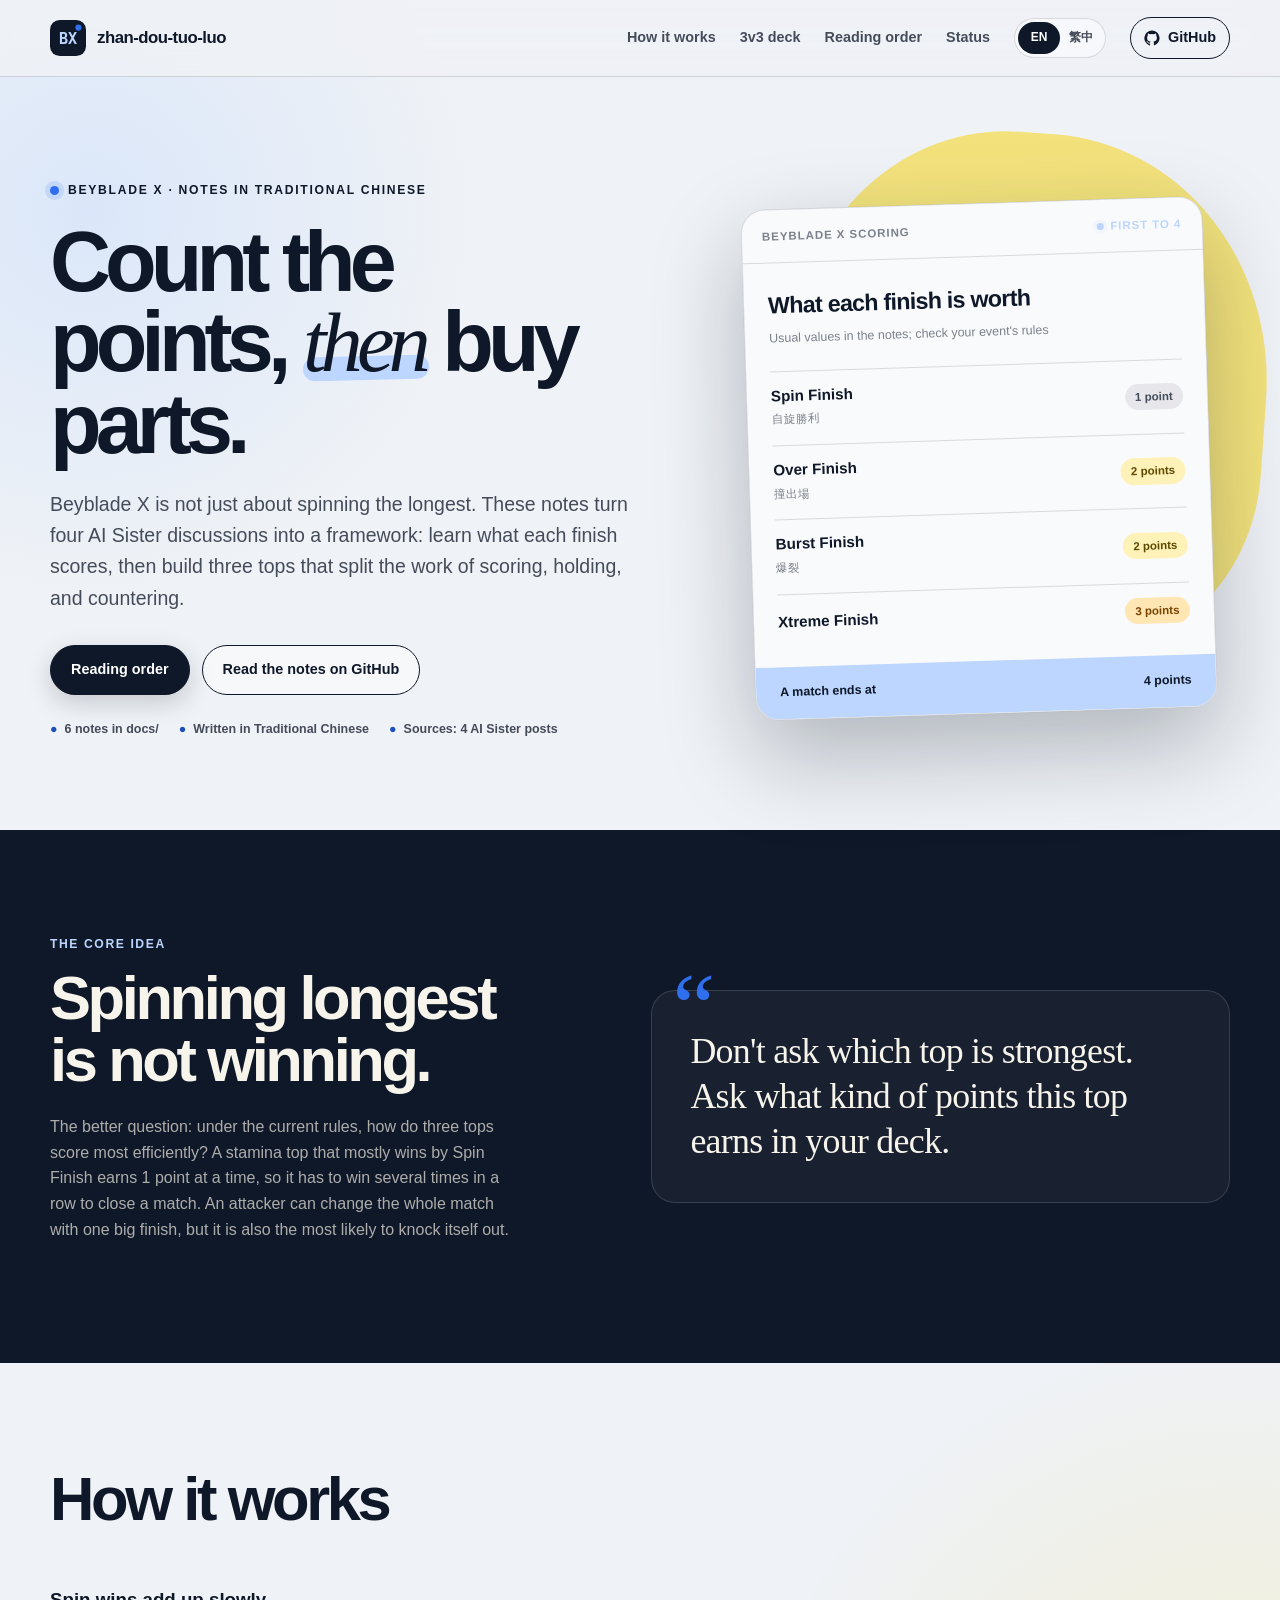
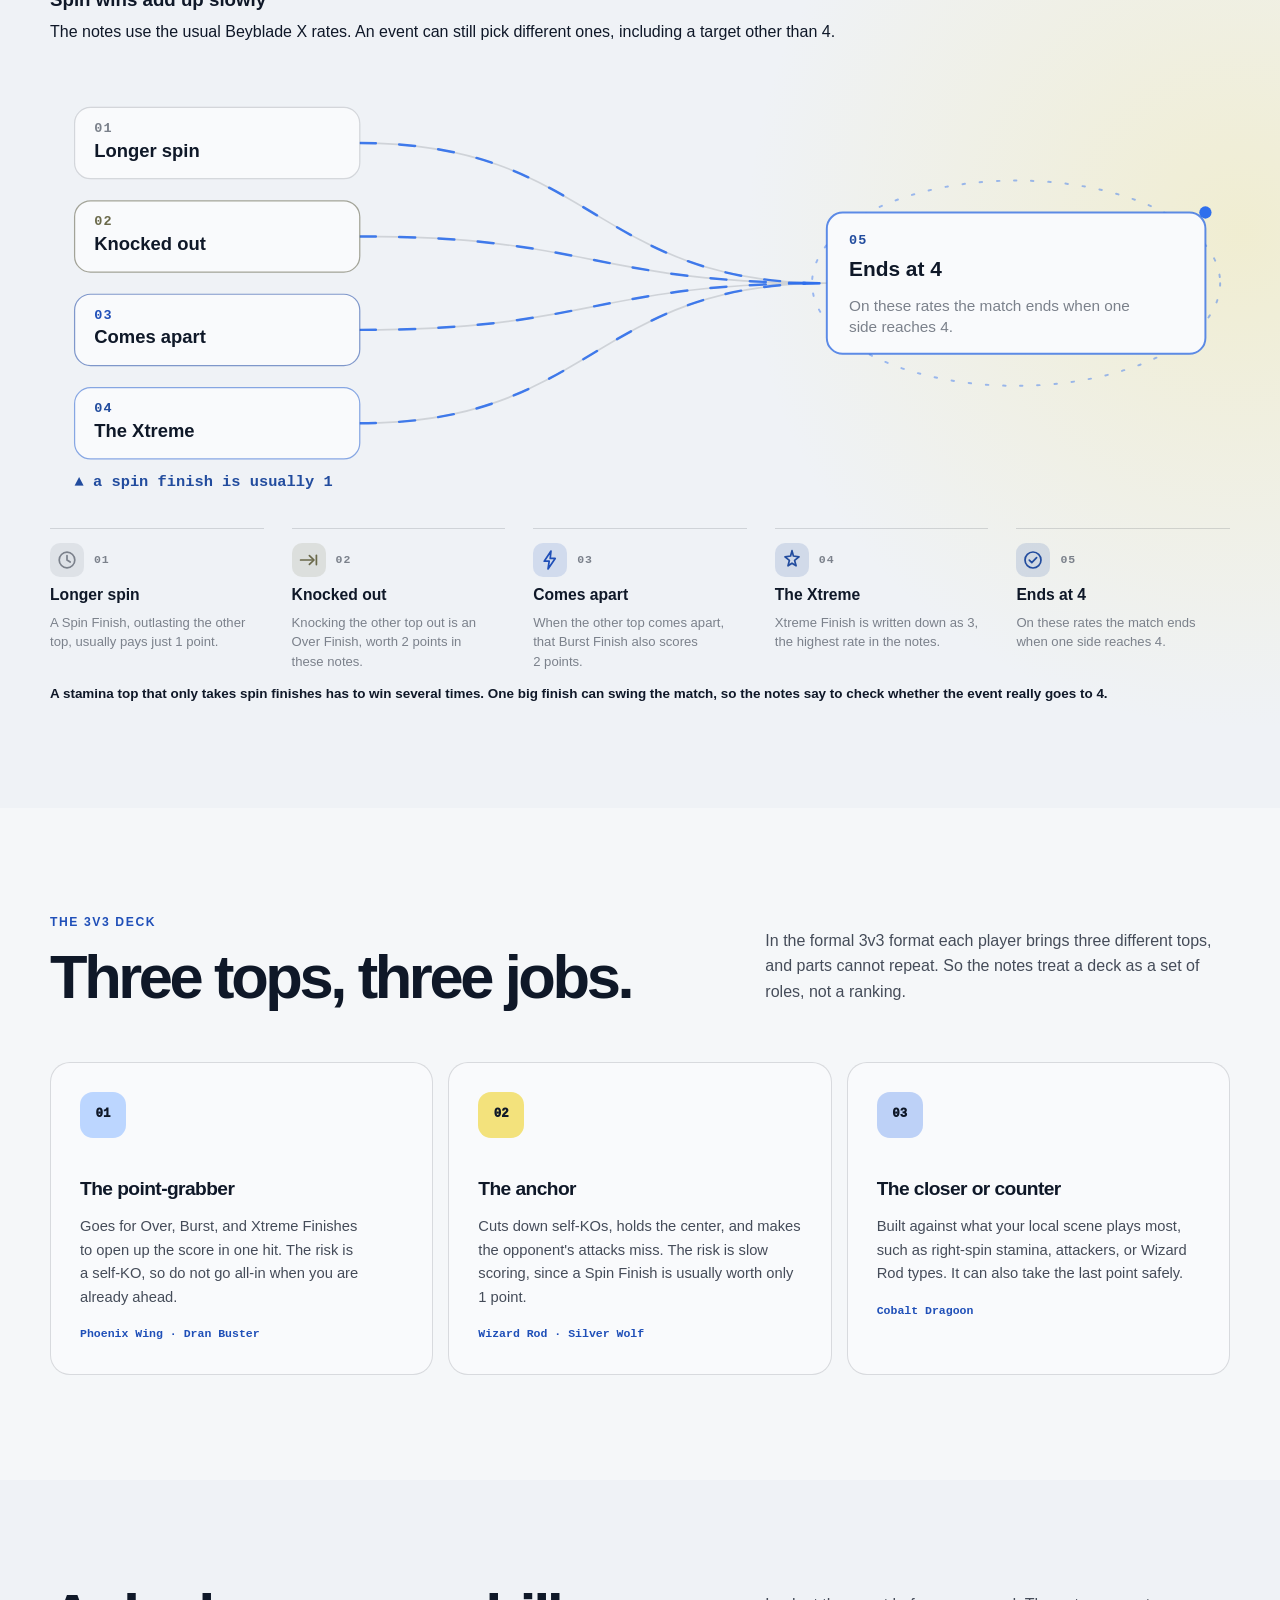
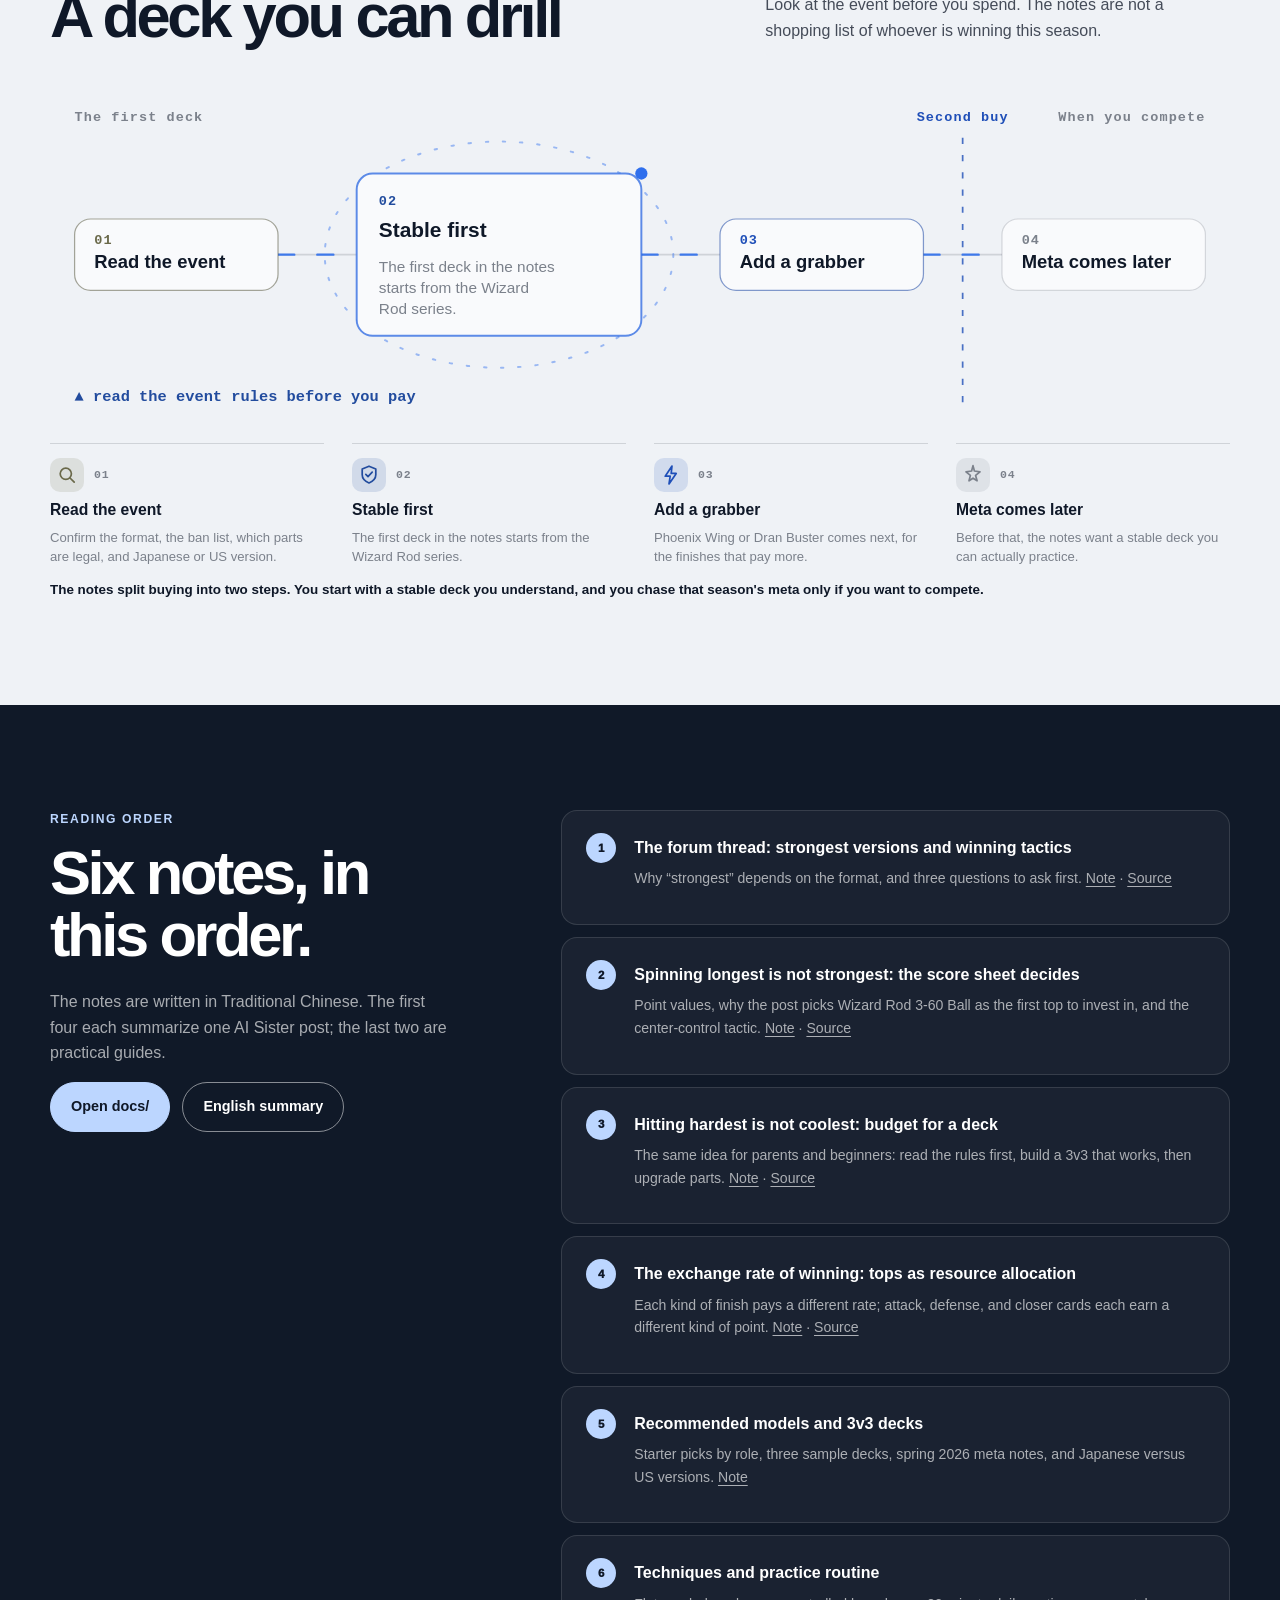
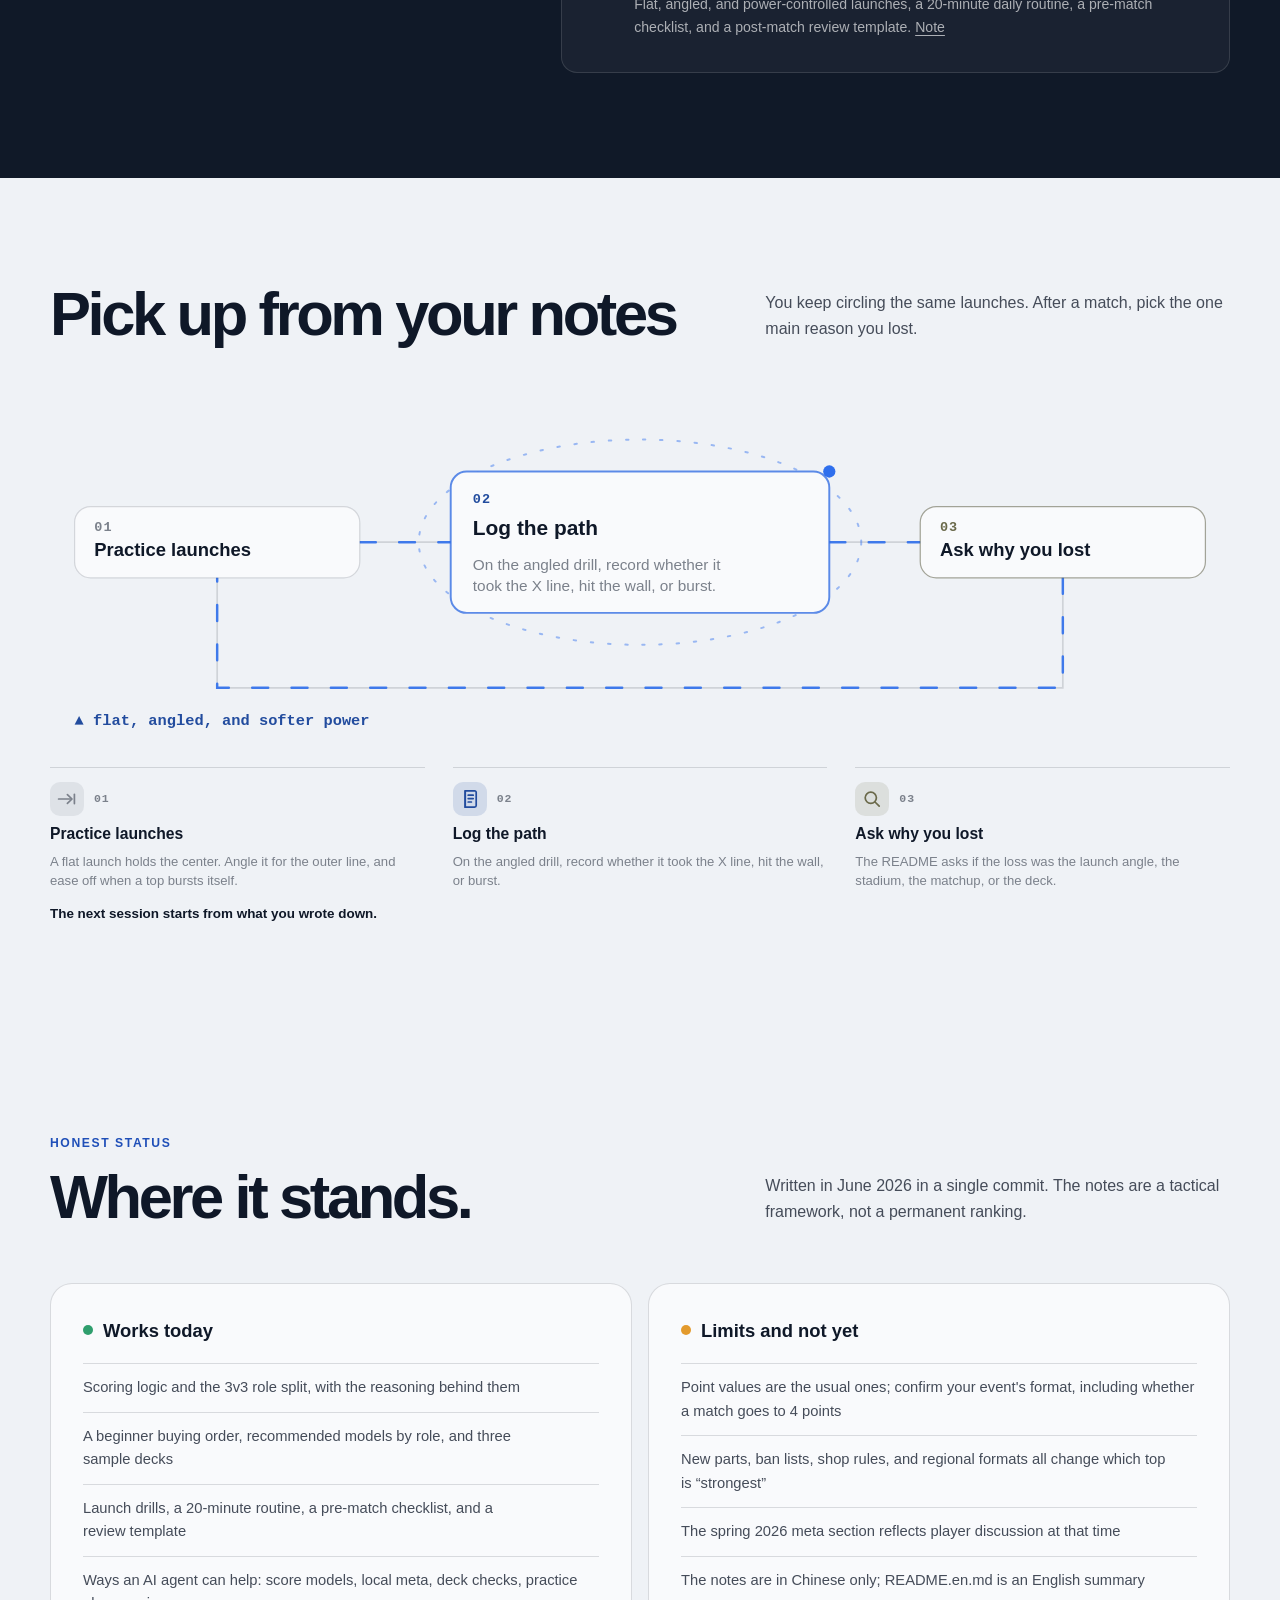
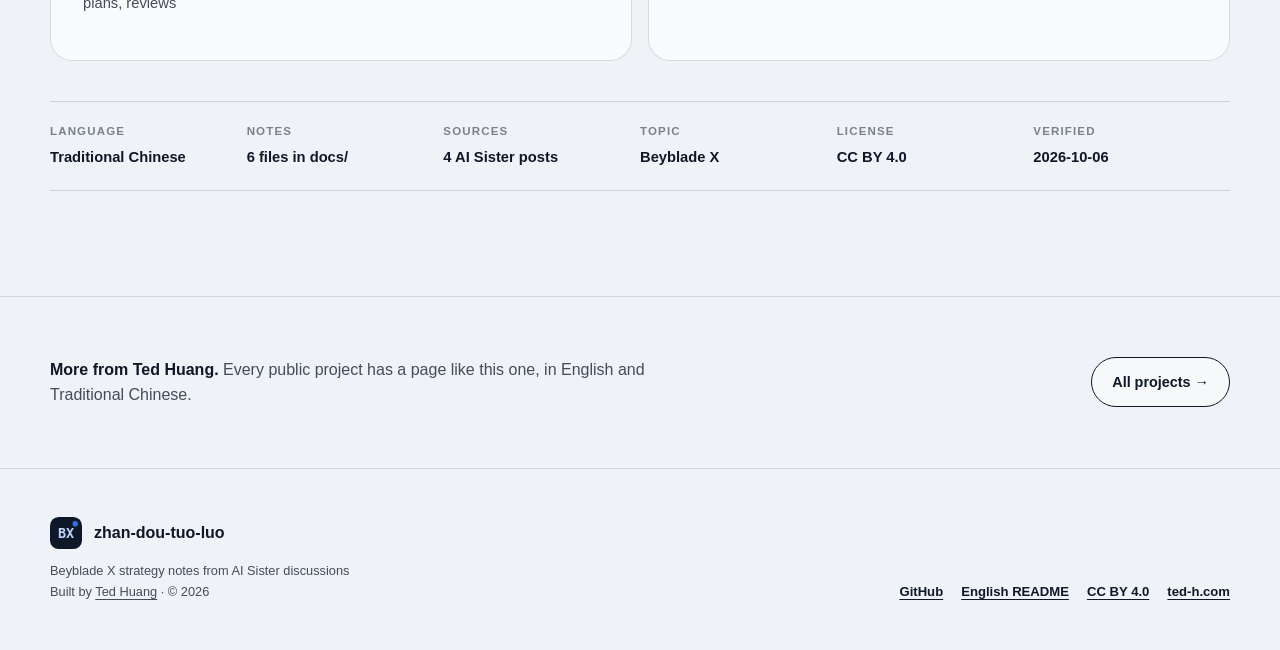
<file: site/index.html>
<!doctype html>
<!-- Generated from site/page.json by the project-page kit (https://github.com/teddashh/teddashh.github.io/tree/main/kit). Edit page.json, then re-render. -->
<html lang="en" data-lang="en" data-title-en="zhan-dou-tuo-luo · Beyblade X strategy notes from AI Sister discussions" data-title-zh="zhan-dou-tuo-luo · AI 教你打陀螺：Beyblade X 戰術筆記" data-desc-en="Notes in Traditional Chinese on Beyblade X strategy, compiled from four AI Sister discussions: how scoring works, how to build a 3v3 deck, what to buy first, and how to practice." data-desc-zh="從 AI Sister 上四篇 Beyblade X（戰鬥陀螺）討論整理而成的中文筆記：怎麼計分、怎麼組 3v3 牌組、先買什麼、怎麼練。">
<head>
<meta charset="utf-8">
<meta name="viewport" content="width=device-width, initial-scale=1">
<meta http-equiv="Content-Security-Policy" content="default-src 'none'; style-src 'self'; script-src 'self'; img-src 'self' data:; connect-src 'none'; base-uri 'none'; form-action 'none'">
<meta name="theme-color" content="#0f1828">
<title>zhan-dou-tuo-luo · Beyblade X strategy notes from AI Sister discussions</title>
<meta name="description" content="Notes in Traditional Chinese on Beyblade X strategy, compiled from four AI Sister discussions: how scoring works, how to build a 3v3 deck, what to buy first, and how to practice.">
<link rel="canonical" href="https://teddashh.github.io/zhan-dou-tuo-luo/">
<link rel="alternate" hreflang="en" href="https://teddashh.github.io/zhan-dou-tuo-luo/">
<link rel="alternate" hreflang="zh-Hant" href="https://teddashh.github.io/zhan-dou-tuo-luo/?lang=zh-TW">
<link rel="alternate" hreflang="x-default" href="https://teddashh.github.io/zhan-dou-tuo-luo/">
<meta property="og:type" content="website">
<meta property="og:title" content="zhan-dou-tuo-luo · Beyblade X strategy notes from AI Sister discussions">
<meta property="og:description" content="Notes in Traditional Chinese on Beyblade X strategy, compiled from four AI Sister discussions: how scoring works, how to build a 3v3 deck, what to buy first, and how to practice.">
<meta property="og:url" content="https://teddashh.github.io/zhan-dou-tuo-luo/">
<meta name="twitter:card" content="summary">
<link rel="icon" href="favicon.svg" type="image/svg+xml">
<link rel="stylesheet" href="styles.css">
<script src="lang.js"></script>
<script src="app.js" defer></script>
<link rel="stylesheet" href="flow.css">
<script src="flow.js" defer></script>
<script type="application/ld+json">{"@context": "https://schema.org", "@type": "SoftwareSourceCode", "name": "zhan-dou-tuo-luo", "codeRepository": "https://github.com/teddashh/zhan-dou-tuo-luo", "description": "Notes in Traditional Chinese on Beyblade X strategy, compiled from four AI Sister discussions: how scoring works, how to build a 3v3 deck, what to buy first, and how to practice.", "author": {"@type": "Person", "name": "Ted Huang", "url": "https://www.ted-h.com"}, "url": "https://teddashh.github.io/zhan-dou-tuo-luo/", "license": "https://spdx.org/licenses/CC-BY-4.0.html"}</script>
</head>
<body>
<a class="skip-link" href="#main"><span class="lang-en">Skip to content</span><span class="lang-zh" lang="zh-Hant">跳到主要內容</span></a>
<header class="site-header"><div class="header-inner">
<a class="brand" href="#top"><img src="logo.svg" alt="" width="36" height="36"><span>zhan-dou-tuo-luo</span></a>
<button class="menu-button" type="button" aria-expanded="false" aria-controls="site-navigation"><span class="lang-en">Menu</span><span class="lang-zh" lang="zh-Hant">選單</span></button>
<nav class="site-nav" id="site-navigation" aria-label="Primary">
<a href="#how"><span class="lang-en">How it works</span><span class="lang-zh" lang="zh-Hant">運作方式</span></a><a href="#features"><span class="lang-en">3v3 deck</span><span class="lang-zh" lang="zh-Hant">3v3 牌組</span></a><a href="#start"><span class="lang-en">Reading order</span><span class="lang-zh" lang="zh-Hant">閱讀順序</span></a><a href="#status"><span class="lang-en">Status</span><span class="lang-zh" lang="zh-Hant">目前狀態</span></a>
<div class="language-switch" role="group" aria-label="Language / 語言"><button type="button" data-language="en" aria-pressed="true">EN</button><button type="button" data-language="zh" aria-pressed="false">繁中</button></div>
<a class="github-link" href="https://github.com/teddashh/zhan-dou-tuo-luo"><svg viewBox="0 0 24 24" aria-hidden="true"><path fill="currentColor" d="M12 .7a11.5 11.5 0 0 0-3.64 22.4c.58.1.79-.25.79-.56v-2.24c-3.22.7-3.9-1.37-3.9-1.37-.52-1.34-1.28-1.7-1.28-1.7-1.05-.72.08-.7.08-.7 1.16.08 1.77 1.19 1.77 1.19 1.03 1.77 2.7 1.26 3.36 .96 .1-.75.4-1.26.73-1.55-2.57-.29-5.28-1.29-5.28-5.69 0-1.26.45-2.28 1.19-3.09-.12-.29-.52-1.46.11-3.05 0 0 .97-.31 3.16 1.18a10.96 10.96 0 0 1 5.76 0c2.2-1.49 3.16-1.18 3.16-1.18.63 1.59.23 2.76.11 3.05 .74 .81 1.19 1.83 1.19 3.09 0 4.42-2.72 5.39-5.3 5.68 .42 .36.79 1.07.79 2.16v3.21c0 .31.21 .67 .8.56A11.5 11.5 0 0 0 12 .7Z"/></svg><span>GitHub</span></a>
</nav>
</div></header>
<main id="main">
<section class="hero" id="top"><div class="hero-copy"><div class="eyebrow"><span class="lang-en">Beyblade X · Notes in Traditional Chinese</span><span class="lang-zh" lang="zh-Hant">Beyblade X · 中文戰術筆記</span></div><h1 class="lang-en">Count the points, <em>then</em> buy parts.</h1><h1 class="lang-zh" lang="zh-Hant">先算分，<em>再買</em>零件。</h1><p class="lang-en">Beyblade X is not just about spinning the longest. These notes turn four AI Sister discussions into a framework: learn what each finish scores, then build three tops that split the work of scoring, holding, and countering.</p><p class="lang-zh" lang="zh-Hant">Beyblade X 不是單純比誰轉最久。這份筆記把 AI Sister 上四篇討論整理成一套框架：先搞懂每種勝利拿幾分，再讓三顆陀螺分工搶分、穩守和反制。</p><div class="button-row"><a class="button button-primary" href="#start"><span class="lang-en">Reading order</span><span class="lang-zh" lang="zh-Hant">閱讀順序</span></a><a class="button button-secondary" href="https://github.com/teddashh/zhan-dou-tuo-luo/tree/main/docs"><span class="lang-en">Read the notes on GitHub</span><span class="lang-zh" lang="zh-Hant">在 GitHub 閱讀筆記</span></a></div><div class="hero-notes"><span class="lang-en">6 notes in docs/</span><span class="lang-zh" lang="zh-Hant">docs/ 內 6 篇筆記</span><span class="lang-en">Written in Traditional Chinese</span><span class="lang-zh" lang="zh-Hant">繁體中文</span><span class="lang-en">Sources: 4 AI Sister posts</span><span class="lang-zh" lang="zh-Hant">來源：4 篇 AI Sister 文章</span></div></div><div class="visual-wrap"><div class="panel is-light"><div class="panel-top"><span><span class="lang-en">Beyblade X scoring</span><span class="lang-zh" lang="zh-Hant">Beyblade X 計分</span></span><span class="live-dot"><span class="lang-en">First to 4</span><span class="lang-zh" lang="zh-Hant">先到 4 分</span></span></div><div class="panel-body"><div class="lang-en report-title">What each finish is worth</div><div class="lang-zh report-title" lang="zh-Hant">每種勝利拿幾分</div><div class="panel-meta"><span class="lang-en">Usual values in the notes; check your event&#x27;s rules</span><span class="lang-zh" lang="zh-Hant">筆記裡的一般計分，賽前仍要確認賽制</span></div><div class="report-row"><span><strong>Spin Finish</strong><small>自旋勝利</small></span><span class="pill pill-muted"><span class="lang-en">1 point</span><span class="lang-zh" lang="zh-Hant">1 分</span></span></div><div class="report-row"><span><strong>Over Finish</strong><small>撞出場</small></span><span class="pill pill-medium"><span class="lang-en">2 points</span><span class="lang-zh" lang="zh-Hant">2 分</span></span></div><div class="report-row"><span><strong>Burst Finish</strong><small>爆裂</small></span><span class="pill pill-medium"><span class="lang-en">2 points</span><span class="lang-zh" lang="zh-Hant">2 分</span></span></div><div class="report-row"><span><strong>Xtreme Finish</strong></span><span class="pill pill-high"><span class="lang-en">3 points</span><span class="lang-zh" lang="zh-Hant">3 分</span></span></div><div class="panel-footer"><span><span class="lang-en">A match ends at</span><span class="lang-zh" lang="zh-Hant">一場比賽</span></span><span><span class="lang-en">4 points</span><span class="lang-zh" lang="zh-Hant">先到 4 分就結束</span></span></div></div></div></div></section>
<section class="band"><div class="section problem-grid"><div><div class="section-kicker"><span class="lang-en">The core idea</span><span class="lang-zh" lang="zh-Hant">核心觀念</span></div><h2 class="lang-en">Spinning longest is not winning.</h2><h2 class="lang-zh" lang="zh-Hant">轉最久，不一定最強。</h2><p class="lang-en">The better question: under the current rules, how do three tops score most efficiently? A stamina top that mostly wins by Spin Finish earns 1 point at a time, so it has to win several times in a row to close a match. An attacker can change the whole match with one big finish, but it is also the most likely to knock itself out.</p><p class="lang-zh" lang="zh-Hant">更好的問法是：在現在的規則下，怎麼用三顆陀螺把分數拿得最有效率？持久型主要靠自旋勝利，一次只拿 1 分，要連續成功好幾次才收得掉一場；攻擊型抓到一次大機會就能改變整場，但也最容易自爆。</p></div><blockquote class="lang-en quote">Don&#x27;t ask which top is strongest. Ask what kind of points this top earns in your deck.</blockquote><blockquote class="lang-zh quote" lang="zh-Hant">不要問「哪顆最強」，<br>改問「這顆在我的牌組裡負責賺哪一種分數」。</blockquote></div></section>
<section class="section" id="how"><div class="section-heading "><div><h2 class="lang-en">How it works</h2><h2 class="lang-zh" lang="zh-Hant">運作方式</h2></div></div><div class="fd-story" id="score-rates"><h3 class="lang-en">Spin wins add up slowly</h3><h3 class="lang-zh" lang="zh-Hant">只靠自旋會很慢</h3><p class="lang-en">The notes use the usual Beyblade X rates. An event can still pick different ones, including a target other than 4.</p><p class="lang-zh" lang="zh-Hant">筆記用的是 Beyblade X 常見的算法。比賽當天仍可能改規則，包括不是先到 4 分。</p><figure class="fd lang-en" data-fd="{&quot;columns&quot;:[[0,1,2,3],[4]],&quot;core&quot;:4}"><ol class="fd-legend"><li class="fd-node" data-step="0" data-tone="neutral" data-icon="clock"><span class="fd-head"><span class="fd-chip"></span><span class="fd-step" aria-hidden="true">01</span></span><p class="fd-title">Longer spin</p><p class="fd-note">A Spin Finish, outlasting the other top, usually pays just 1 point.</p><span class="fd-link" aria-hidden="true"></span></li><li class="fd-node" data-step="1" data-tone="info" data-icon="forward"><span class="fd-head"><span class="fd-chip"></span><span class="fd-step" aria-hidden="true">02</span></span><p class="fd-title">Knocked out</p><p class="fd-note">Knocking the other top out is an Over Finish, worth 2 points in these notes.</p><span class="fd-link" aria-hidden="true"></span></li><li class="fd-node" data-step="2" data-tone="warn" data-icon="bolt"><span class="fd-head"><span class="fd-chip"></span><span class="fd-step" aria-hidden="true">03</span></span><p class="fd-title">Comes apart</p><p class="fd-note">When the other top comes apart, that Burst Finish also scores 2 points.</p><span class="fd-link" aria-hidden="true"></span></li><li class="fd-node" data-step="3" data-tone="accent" data-icon="spark"><span class="fd-head"><span class="fd-chip"></span><span class="fd-step" aria-hidden="true">04</span></span><p class="fd-title">The Xtreme</p><p class="fd-note">Xtreme Finish is written down as 3, the highest rate in the notes.</p><span class="fd-link" aria-hidden="true"></span></li><li class="fd-node" data-step="4" data-tone="accent" data-icon="check"><span class="fd-head"><span class="fd-chip"></span><span class="fd-step" aria-hidden="true">05</span></span><p class="fd-title">Ends at 4</p><p class="fd-note">On these rates the match ends when one side reaches 4.</p></li></ol><ul class="fd-ticks"><li>a spin finish is usually 1</li><li>over and burst usually score 2</li><li>xtreme is 3, and 4 ends it</li></ul><figcaption>A stamina top that only takes spin finishes has to win several times. One big finish can swing the match, so the notes say to check whether the event really goes to 4.</figcaption></figure><figure class="fd lang-zh" lang="zh-Hant" data-fd="{&quot;columns&quot;:[[0,1,2,3],[4]],&quot;core&quot;:4}"><ol class="fd-legend"><li class="fd-node" data-step="0" data-tone="neutral" data-icon="clock"><span class="fd-head"><span class="fd-chip"></span><span class="fd-step" aria-hidden="true">01</span></span><p class="fd-title">轉比較久</p><p class="fd-note">自旋勝利就是轉得比對手久，這樣贏通常只值 1 分。</p><span class="fd-link" aria-hidden="true"></span></li><li class="fd-node" data-step="1" data-tone="info" data-icon="forward"><span class="fd-head"><span class="fd-chip"></span><span class="fd-step" aria-hidden="true">02</span></span><p class="fd-title">撞出盤外</p><p class="fd-note">把對手撞出去，就叫 Over Finish，筆記裡這是 2 分。</p><span class="fd-link" aria-hidden="true"></span></li><li class="fd-node" data-step="2" data-tone="warn" data-icon="bolt"><span class="fd-head"><span class="fd-chip"></span><span class="fd-step" aria-hidden="true">03</span></span><p class="fd-title">打到散開</p><p class="fd-note">對手散開時叫做 Burst Finish，一樣拿 2 分。</p><span class="fd-link" aria-hidden="true"></span></li><li class="fd-node" data-step="3" data-tone="accent" data-icon="spark"><span class="fd-head"><span class="fd-chip"></span><span class="fd-step" aria-hidden="true">04</span></span><p class="fd-title">Xtreme 分</p><p class="fd-note">Xtreme Finish 記的是 3 分，也是這份筆記裡最高的一種。</p><span class="fd-link" aria-hidden="true"></span></li><li class="fd-node" data-step="4" data-tone="accent" data-icon="check"><span class="fd-head"><span class="fd-chip"></span><span class="fd-step" aria-hidden="true">05</span></span><p class="fd-title">滿 4 就收</p><p class="fd-note">用這個算法，有人湊滿 4 分就收場。</p></li></ol><ul class="fd-ticks"><li>自旋通常只有 1 分</li><li>撞出或爆裂，多半 2 分</li><li>Xtreme 是 3，先到 4 停</li></ul><figcaption>只靠自旋的持久型得連贏好幾次。一次大分就能翻盤，所以筆記要你先確認這場是不是真的先到 4 分。</figcaption></figure></div></section>
<section class="tinted" id="features"><div class="section"><div class="section-heading "><div><div class="section-kicker"><span class="lang-en">The 3v3 deck</span><span class="lang-zh" lang="zh-Hant">3v3 牌組思路</span></div><h2 class="lang-en">Three tops, three jobs.</h2><h2 class="lang-zh" lang="zh-Hant">三顆陀螺，三種分工。</h2></div><p class="lang-en">In the formal 3v3 format each player brings three different tops, and parts cannot repeat. So the notes treat a deck as a set of roles, not a ranking.</p><p class="lang-zh" lang="zh-Hant">3v3 正式配置要帶三顆不同的陀螺，零件不可重複。所以筆記把牌組看成分工，而不是排行榜。</p></div><div class="card-grid"><article class="card"><div class="card-icon">01</div><h3 class="lang-en">The point-grabber</h3><h3 class="lang-zh" lang="zh-Hant">搶分手</h3><p class="lang-en">Goes for Over, Burst, and Xtreme Finishes to open up the score in one hit. The risk is a self-KO, so do not go all-in when you are already ahead.</p><p class="lang-zh" lang="zh-Hant">負責 Over Finish、Burst Finish、Xtreme Finish，一次把分差拉開。風險是自爆，比分領先時不要無腦梭哈。</p><span class="tag">Phoenix Wing · Dran Buster</span></article><article class="card"><div class="card-icon">02</div><h3 class="lang-en">The anchor</h3><h3 class="lang-zh" lang="zh-Hant">穩守手</h3><p class="lang-en">Cuts down self-KOs, holds the center, and makes the opponent&#x27;s attacks miss. The risk is slow scoring, since a Spin Finish is usually worth only 1 point.</p><p class="lang-zh" lang="zh-Hant">負責減少自爆、守中心、逼對手攻擊失誤。風險是拿分慢，因為自旋勝利通常只有 1 分。</p><span class="tag">Wizard Rod · Silver Wolf</span></article><article class="card"><div class="card-icon">03</div><h3 class="lang-en">The closer or counter</h3><h3 class="lang-zh" lang="zh-Hant">收尾 / 反制手</h3><p class="lang-en">Built against what your local scene plays most, such as right-spin stamina, attackers, or Wizard Rod types. It can also take the last point safely.</p><p class="lang-zh" lang="zh-Hant">針對當地常見牌組，例如專打右迴持久、抗攻擊，或處理 Wizard Rod 類型；也可以用來穩穩補最後 1 分。</p><span class="tag">Cobalt Dragoon</span></article></div></div></section>
<section class="section" id="buy-layers"><div class="section-heading "><div><h2 class="lang-en">A deck you can drill</h2><h2 class="lang-zh" lang="zh-Hant">先買練得起來的</h2></div><p class="lang-en">Look at the event before you spend. The notes are not a shopping list of whoever is winning this season.</p><p class="lang-zh" lang="zh-Hant">花錢之前先看這場怎麼比。當季誰比較強，這份筆記不急著叫你買。</p></div><figure class="fd lang-en" data-fd="{&quot;columns&quot;:[[0],[1],[2],[3]],&quot;core&quot;:1,&quot;boundaryAfter&quot;:2}"><ol class="fd-legend"><li class="fd-node" data-step="0" data-tone="info" data-icon="search"><span class="fd-head"><span class="fd-chip"></span><span class="fd-step" aria-hidden="true">01</span></span><p class="fd-title">Read the event</p><p class="fd-note">Confirm the format, the ban list, which parts are legal, and Japanese or US version.</p><span class="fd-link" aria-hidden="true"></span></li><li class="fd-node" data-step="1" data-tone="accent" data-icon="shield"><span class="fd-head"><span class="fd-chip"></span><span class="fd-step" aria-hidden="true">02</span></span><p class="fd-title">Stable first</p><p class="fd-note">The first deck in the notes starts from the Wizard Rod series.</p><span class="fd-link" aria-hidden="true"></span></li><li class="fd-node" data-step="2" data-tone="warn" data-icon="bolt"><span class="fd-head"><span class="fd-chip"></span><span class="fd-step" aria-hidden="true">03</span></span><p class="fd-title">Add a grabber</p><p class="fd-note">Phoenix Wing or Dran Buster comes next, for the finishes that pay more.</p><span class="fd-link" aria-hidden="true"></span></li><li class="fd-node" data-step="3" data-tone="neutral" data-icon="spark"><span class="fd-head"><span class="fd-chip"></span><span class="fd-step" aria-hidden="true">04</span></span><p class="fd-title">Meta comes later</p><p class="fd-note">Before that, the notes want a stable deck you can actually practice.</p></li></ol><ul class="fd-ticks"><li>read the event rules before you pay</li><li>Wizard Rod, then a grabber</li><li>meta waits until you compete</li></ul><ul class="fd-zones"><li>The first deck</li><li>Second buy</li><li>When you compete</li></ul><figcaption>The notes split buying into two steps. You start with a stable deck you understand, and you chase that season&#x27;s meta only if you want to compete.</figcaption></figure><figure class="fd lang-zh" lang="zh-Hant" data-fd="{&quot;columns&quot;:[[0],[1],[2],[3]],&quot;core&quot;:1,&quot;boundaryAfter&quot;:2}"><ol class="fd-legend"><li class="fd-node" data-step="0" data-tone="info" data-icon="search"><span class="fd-head"><span class="fd-chip"></span><span class="fd-step" aria-hidden="true">01</span></span><p class="fd-title">先問賽制</p><p class="fd-note">先確認賽制、禁用表、零件能不能用，以及是日版還是美版。</p><span class="fd-link" aria-hidden="true"></span></li><li class="fd-node" data-step="1" data-tone="accent" data-icon="shield"><span class="fd-head"><span class="fd-chip"></span><span class="fd-step" aria-hidden="true">02</span></span><p class="fd-title">先買穩定的</p><p class="fd-note">筆記裡的第一套，穩定核心從 Wizard Rod 系列起手。</p><span class="fd-link" aria-hidden="true"></span></li><li class="fd-node" data-step="2" data-tone="warn" data-icon="bolt"><span class="fd-head"><span class="fd-chip"></span><span class="fd-step" aria-hidden="true">03</span></span><p class="fd-title">再補搶分</p><p class="fd-note">接著補 Phoenix Wing 或 Dran Buster，拿來打那些分數比較大的結束。</p><span class="fd-link" aria-hidden="true"></span></li><li class="fd-node" data-step="3" data-tone="neutral" data-icon="spark"><span class="fd-head"><span class="fd-chip"></span><span class="fd-step" aria-hidden="true">04</span></span><p class="fd-title">比賽再追</p><p class="fd-note">那之前要先有一套穩定的，而且你真的練得動。</p></li></ol><ul class="fd-ticks"><li>付錢之前先看賽制</li><li>先是 Wizard Rod，再補搶分</li><li>比賽才去追當季</li></ul><ul class="fd-zones"><li>新手那一套</li><li>第二次買</li><li>真的要比賽</li></ul><figcaption>筆記把購買分成兩步。先從一套看得懂的穩定牌組開始，想打比賽再追當季。</figcaption></figure></section>
<section class="dark-band" id="start"><div class="section qs-grid"><div><div class="section-kicker"><span class="lang-en">Reading order</span><span class="lang-zh" lang="zh-Hant">閱讀順序</span></div><h2 class="lang-en">Six notes, in this order.</h2><h2 class="lang-zh" lang="zh-Hant">六篇筆記，這樣讀。</h2><p class="lang-en">The notes are written in Traditional Chinese. The first four each summarize one AI Sister post; the last two are practical guides.</p><p class="lang-zh" lang="zh-Hant">前四篇各整理一篇 AI Sister 文章，後兩篇是實用指南。</p><div class="button-row"><a class="button button-primary" href="https://github.com/teddashh/zhan-dou-tuo-luo/tree/main/docs"><span class="lang-en">Open docs/</span><span class="lang-zh" lang="zh-Hant">打開 docs/</span></a><a class="button button-secondary" href="https://github.com/teddashh/zhan-dou-tuo-luo/blob/main/README.en.md"><span class="lang-en">English summary</span><span class="lang-zh" lang="zh-Hant">英文摘要</span></a></div></div><div class="steps"><article class="step"><h3 class="lang-en">The forum thread: strongest versions and winning tactics</h3><h3 class="lang-zh" lang="zh-Hant">論壇原題：戰鬥陀螺最強版本比較與勝率最高戰術分享</h3><p class="lang-en">Why “strongest” depends on the format, and three questions to ask first. <a href="https://github.com/teddashh/zhan-dou-tuo-luo/blob/main/docs/01-forum-248.md">Note</a> · <a href="https://ai-sister.com/en/forum/post/248">Source</a></p><p class="lang-zh" lang="zh-Hant">為什麼「最強」要放進賽制看，以及問之前先想的三件事。<a href="https://github.com/teddashh/zhan-dou-tuo-luo/blob/main/docs/01-forum-248.md">筆記</a> · <a href="https://ai-sister.com/zh-TW/forum/post/248">原文</a></p></article><article class="step"><h3 class="lang-en">Spinning longest is not strongest: the score sheet decides</h3><h3 class="lang-zh" lang="zh-Hant">轉最久的不一定最強：分數帳才是勝率核心</h3><p class="lang-en">Point values, why the post picks Wizard Rod 3-60 Ball as the first top to invest in, and the center-control tactic. <a href="https://github.com/teddashh/zhan-dou-tuo-luo/blob/main/docs/02-blog-602.md">Note</a> · <a href="https://ai-sister.com/en/blog/602">Source</a></p><p class="lang-zh" lang="zh-Hant">各種勝利的分數、原文為什麼偏向把 Wizard Rod 3-60 Ball 當第一顆主力，以及中心控盤戰術。<a href="https://github.com/teddashh/zhan-dou-tuo-luo/blob/main/docs/02-blog-602.md">筆記</a> · <a href="https://ai-sister.com/zh-TW/blog/602">原文</a></p></article><article class="step"><h3 class="lang-en">Hitting hardest is not coolest: budget for a deck</h3><h3 class="lang-zh" lang="zh-Hant">撞最兇不一定最帥：零用錢也要算牌組</h3><p class="lang-en">The same idea for parents and beginners: read the rules first, build a 3v3 that works, then upgrade parts. <a href="https://github.com/teddashh/zhan-dou-tuo-luo/blob/main/docs/03-blog-603.md">Note</a> · <a href="https://ai-sister.com/en/blog/603">Source</a></p><p class="lang-zh" lang="zh-Hant">用家長和新手的角度講同一件事：先讀規則、先組一套能用的 3v3，再慢慢升級零件。<a href="https://github.com/teddashh/zhan-dou-tuo-luo/blob/main/docs/03-blog-603.md">筆記</a> · <a href="https://ai-sister.com/zh-TW/blog/603">原文</a></p></article><article class="step"><h3 class="lang-en">The exchange rate of winning: tops as resource allocation</h3><h3 class="lang-zh" lang="zh-Hant">勝負的匯率：把陀螺當成資源配置</h3><p class="lang-en">Each kind of finish pays a different rate; attack, defense, and closer cards each earn a different kind of point. <a href="https://github.com/teddashh/zhan-dou-tuo-luo/blob/main/docs/04-blog-604.md">Note</a> · <a href="https://ai-sister.com/en/blog/604">Source</a></p><p class="lang-zh" lang="zh-Hant">不同勝利方式有不同報酬，攻擊牌、防守牌、收尾牌各自負責賺不同的分數。<a href="https://github.com/teddashh/zhan-dou-tuo-luo/blob/main/docs/04-blog-604.md">筆記</a> · <a href="https://ai-sister.com/zh-TW/blog/604">原文</a></p></article><article class="step"><h3 class="lang-en">Recommended models and 3v3 decks</h3><h3 class="lang-zh" lang="zh-Hant">推薦型號與 3v3 牌組配置</h3><p class="lang-en">Starter picks by role, three sample decks, spring 2026 meta notes, and Japanese versus US versions. <a href="https://github.com/teddashh/zhan-dou-tuo-luo/blob/main/docs/recommended-models.md">Note</a></p><p class="lang-zh" lang="zh-Hant">依角色推薦的新手型號、三套牌組範例、2026 春季 meta 觀察，以及日版與美版的差別。<a href="https://github.com/teddashh/zhan-dou-tuo-luo/blob/main/docs/recommended-models.md">筆記</a></p></article><article class="step"><h3 class="lang-en">Techniques and practice routine</h3><h3 class="lang-zh" lang="zh-Hant">實戰技巧與訓練菜單</h3><p class="lang-en">Flat, angled, and power-controlled launches, a 20-minute daily routine, a pre-match checklist, and a post-match review template. <a href="https://github.com/teddashh/zhan-dou-tuo-luo/blob/main/docs/techniques.md">Note</a></p><p class="lang-zh" lang="zh-Hant">平射、斜射、弱射控力，20 分鐘日常訓練、賽前檢查表與賽後復盤模板。<a href="https://github.com/teddashh/zhan-dou-tuo-luo/blob/main/docs/techniques.md">筆記</a></p></article></div></div></section>
<section class="section" id="practice-loop"><div class="section-heading "><div><h2 class="lang-en">Pick up from your notes</h2><h2 class="lang-zh" lang="zh-Hant">下一回接著筆記</h2></div><p class="lang-en">You keep circling the same launches. After a match, pick the one main reason you lost.</p><p class="lang-zh" lang="zh-Hant">同一組發射會一直繞著練。賽後只留一個最主要的輸因。</p></div><figure class="fd lang-en" data-fd="{&quot;columns&quot;:[[0],[1],[2]],&quot;core&quot;:1,&quot;loop&quot;:true}"><ol class="fd-legend"><li class="fd-node" data-step="0" data-tone="neutral" data-icon="forward"><span class="fd-head"><span class="fd-chip"></span><span class="fd-step" aria-hidden="true">01</span></span><p class="fd-title">Practice launches</p><p class="fd-note">A flat launch holds the center. Angle it for the outer line, and ease off when a top bursts itself.</p><span class="fd-link" aria-hidden="true"></span></li><li class="fd-node" data-step="1" data-tone="accent" data-icon="ledger"><span class="fd-head"><span class="fd-chip"></span><span class="fd-step" aria-hidden="true">02</span></span><p class="fd-title">Log the path</p><p class="fd-note">On the angled drill, record whether it took the X line, hit the wall, or burst.</p><span class="fd-link" aria-hidden="true"></span></li><li class="fd-node" data-step="2" data-tone="info" data-icon="search"><span class="fd-head"><span class="fd-chip"></span><span class="fd-step" aria-hidden="true">03</span></span><p class="fd-title">Ask why you lost</p><p class="fd-note">The README asks if the loss was the launch angle, the stadium, the matchup, or the deck.</p></li></ol><ul class="fd-ticks"><li>flat, angled, and softer power</li><li>the angled drill logs the path</li><li>one reason before the next session</li></ul><figcaption>The next session starts from what you wrote down.</figcaption></figure><figure class="fd lang-zh" lang="zh-Hant" data-fd="{&quot;columns&quot;:[[0],[1],[2]],&quot;core&quot;:1,&quot;loop&quot;:true}"><ol class="fd-legend"><li class="fd-node" data-step="0" data-tone="neutral" data-icon="forward"><span class="fd-head"><span class="fd-chip"></span><span class="fd-step" aria-hidden="true">01</span></span><p class="fd-title">先練發射</p><p class="fd-note">想守中心就平射。要走外圈就斜一點，陀螺容易自爆就把力道放輕。</p><span class="fd-link" aria-hidden="true"></span></li><li class="fd-node" data-step="1" data-tone="accent" data-icon="ledger"><span class="fd-head"><span class="fd-chip"></span><span class="fd-step" aria-hidden="true">02</span></span><p class="fd-title">順便記路線</p><p class="fd-note">練斜射時，記下它進了 X 線、撞到牆，還是自己爆開。</p><span class="fd-link" aria-hidden="true"></span></li><li class="fd-node" data-step="2" data-tone="info" data-icon="search"><span class="fd-head"><span class="fd-chip"></span><span class="fd-step" aria-hidden="true">03</span></span><p class="fd-title">賽後問一句</p><p class="fd-note">README 要你分辨，這場是輸在角度、場地、對位，還是牌組。</p></li></ol><ul class="fd-ticks"><li>平射、斜射、放輕力道</li><li>斜射要留下路線</li><li>下一回之前先定一個原因</li></ul><figcaption>下一回就從你記下的東西接著練。</figcaption></figure></section>
<section class="section" id="status"><div class="section-heading "><div><div class="section-kicker"><span class="lang-en">Honest status</span><span class="lang-zh" lang="zh-Hant">誠實的現況</span></div><h2 class="lang-en">Where it stands.</h2><h2 class="lang-zh" lang="zh-Hant">目前的樣子。</h2></div><p class="lang-en">Written in June 2026 in a single commit. The notes are a tactical framework, not a permanent ranking.</p><p class="lang-zh" lang="zh-Hant">2026 年 6 月一次寫完。這份筆記適合當作戰術框架，不是永久排行榜。</p></div><div class="status-grid"><div class="status-col"><h3 class="lang-en">Works today</h3><h3 class="lang-zh" lang="zh-Hant">目前可用</h3><ul><li class="lang-en">Scoring logic and the 3v3 role split, with the reasoning behind them</li><li class="lang-zh" lang="zh-Hant">計分邏輯與 3v3 分工，以及背後的理由</li><li class="lang-en">A beginner buying order, recommended models by role, and three sample decks</li><li class="lang-zh" lang="zh-Hant">新手購買順序、依角色推薦的型號，以及三套牌組範例</li><li class="lang-en">Launch drills, a 20-minute routine, a pre-match checklist, and a review template</li><li class="lang-zh" lang="zh-Hant">發射練習、20 分鐘訓練菜單、賽前檢查表與復盤模板</li><li class="lang-en">Ways an AI agent can help: score models, local meta, deck checks, practice plans, reviews</li><li class="lang-zh" lang="zh-Hant">AI Agent 可以幫的忙：分數模型、當地 meta、牌組假設、訓練菜單、賽後復盤</li></ul></div><div class="status-col is-limits"><h3 class="lang-en">Limits and not yet</h3><h3 class="lang-zh" lang="zh-Hant">限制與尚未完成</h3><ul><li class="lang-en">Point values are the usual ones; confirm your event&#x27;s format, including whether a match goes to 4 points</li><li class="lang-zh" lang="zh-Hant">分數是一般情況，賽前要確認賽制，包括是不是先到 4 分</li><li class="lang-en">New parts, ban lists, shop rules, and regional formats all change which top is “strongest”</li><li class="lang-zh" lang="zh-Hant">新零件、官方禁用表、店家規則、地區賽制，都會影響「最強」的答案</li><li class="lang-en">The spring 2026 meta section reflects player discussion at that time</li><li class="lang-zh" lang="zh-Hant">2026 春季 meta 觀察反映的是當時的玩家討論</li><li class="lang-en">The notes are in Chinese only; README.en.md is an English summary</li><li class="lang-zh" lang="zh-Hant">筆記只有中文版，README.en.md 是英文摘要</li></ul></div></div><dl class="facts"><div class="fact"><dt><span class="lang-en">Language</span><span class="lang-zh" lang="zh-Hant">語言</span></dt><dd><span class="lang-en">Traditional Chinese</span><span class="lang-zh" lang="zh-Hant">繁體中文</span></dd></div><div class="fact"><dt><span class="lang-en">Notes</span><span class="lang-zh" lang="zh-Hant">筆記</span></dt><dd><span class="lang-en">6 files in docs/</span><span class="lang-zh" lang="zh-Hant">docs/ 內 6 篇</span></dd></div><div class="fact"><dt><span class="lang-en">Sources</span><span class="lang-zh" lang="zh-Hant">來源</span></dt><dd><span class="lang-en">4 AI Sister posts</span><span class="lang-zh" lang="zh-Hant">4 篇 AI Sister 文章</span></dd></div><div class="fact"><dt><span class="lang-en">Topic</span><span class="lang-zh" lang="zh-Hant">主題</span></dt><dd><span>Beyblade X</span></dd></div><div class="fact"><dt><span class="lang-en">License</span><span class="lang-zh" lang="zh-Hant">授權</span></dt><dd><span>CC BY 4.0</span></dd></div><div class="fact"><dt><span class="lang-en">Verified</span><span class="lang-zh" lang="zh-Hant">查核日期</span></dt><dd><span>2026-10-06</span></dd></div></dl></section>
<section class="more"><div class="more-inner"><p class="lang-en"><strong>More from Ted Huang.</strong> Every public project has a page like this one, in English and Traditional Chinese.</p><p class="lang-zh" lang="zh-Hant"><strong>Ted Huang 的其他作品。</strong>每個公開專案都有一頁像這樣的中英雙語介紹。</p><a class="button button-secondary" href="https://teddashh.github.io/"><span class="lang-en">All projects →</span><span class="lang-zh" lang="zh-Hant">全部專案 →</span></a></div></section>
</main>
<footer class="site-footer"><div class="footer-inner">
<div><div class="footer-brand"><img src="logo.svg" alt="" width="32" height="32"><span>zhan-dou-tuo-luo</span></div>
<p class="lang-en">Beyblade X strategy notes from AI Sister discussions</p><p class="lang-zh" lang="zh-Hant">AI 教你打陀螺：Beyblade X 戰術筆記</p>
<p><span class="lang-en">Built by</span><span class="lang-zh" lang="zh-Hant">作者</span> <a href="https://github.com/teddashh">Ted Huang</a> · © <span data-year>2026</span></p></div>
<div class="footer-links"><a href="https://github.com/teddashh/zhan-dou-tuo-luo">GitHub</a><a href="https://github.com/teddashh/zhan-dou-tuo-luo/blob/main/README.en.md"><span class="lang-en">English README</span><span class="lang-zh" lang="zh-Hant">英文 README</span></a><a href="https://github.com/teddashh/zhan-dou-tuo-luo/blob/main/LICENSE"><span class="lang-en">CC BY 4.0</span><span class="lang-zh" lang="zh-Hant">CC BY 4.0 授權</span></a><a href="https://www.ted-h.com">ted-h.com</a></div>
</div></footer>
</body>
</html>
</file>
<file: site/styles.css>
:root {
  --ink: #0f1828;
  --paper: #eff2f6;
  --accent: #bcd6ff;
  --accent-2: #f3e27c;
  --signal: #2f6fed;
  --kicker: #1f4fb8;
}

/* Shared project-page system for github.com/teddashh repositories.
   Per-project colors are injected as :root variables above this file's rules. */

:root {
  --ink-soft: color-mix(in srgb, var(--ink) 76%, var(--paper));
  --ink-faint: color-mix(in srgb, var(--ink) 52%, var(--paper));
  --paper-strong: color-mix(in srgb, var(--paper) 35%, #ffffff);
  --line: color-mix(in srgb, var(--ink) 14%, transparent);
  --shadow: 0 24px 80px color-mix(in srgb, var(--ink) 12%, transparent);
  --mono: ui-monospace, SFMono-Regular, Menlo, Consolas, "Liberation Mono", monospace;
  --serif: Georgia, "Times New Roman", "Noto Serif TC", "Songti TC", serif;
  --max: 1180px;
}

* { box-sizing: border-box; }

html {
  scroll-behavior: smooth;
  scroll-padding-top: 92px;
}

html[data-lang="en"] .lang-zh,
html[data-lang="zh"] .lang-en {
  display: none !important;
}

body {
  margin: 0;
  color: var(--ink);
  background:
    radial-gradient(circle at 7% 3%, color-mix(in srgb, var(--accent) 40%, transparent), transparent 24rem),
    radial-gradient(circle at 97% 26%, color-mix(in srgb, var(--accent-2) 30%, transparent), transparent 31rem),
    var(--paper);
  font-family: Inter, ui-sans-serif, -apple-system, BlinkMacSystemFont, "Segoe UI", "PingFang TC", "Noto Sans TC", "Microsoft JhengHei", sans-serif;
  line-height: 1.6;
  -webkit-font-smoothing: antialiased;
}

html[data-lang="zh"] body { line-height: 1.75; }

/* Keep Chinese headings and quotes from splitting a word across lines: break at
   spaces, punctuation, and the word boundaries app.js marks, balance the
   lines, and only fall back to any point if a single word cannot fit. */
html[data-lang="zh"] h1,
html[data-lang="zh"] h2,
html[data-lang="zh"] .quote {
  word-break: keep-all;
  overflow-wrap: anywhere;
  text-wrap: balance;
}

/* Keep a lone character or word off the last line of body copy. */
p, li { text-wrap: pretty; }

a {
  color: inherit;
  text-decoration-thickness: 1px;
  text-underline-offset: 0.2em;
}

button, a { -webkit-tap-highlight-color: transparent; }

button:focus-visible,
a:focus-visible {
  outline: 3px solid var(--signal);
  outline-offset: 4px;
}

code {
  font-family: var(--mono);
  font-size: 0.9em;
}

code.nowrap { white-space: nowrap; }

.skip-link {
  position: fixed;
  z-index: 100;
  top: 12px;
  left: 12px;
  transform: translateY(-150%);
  padding: 10px 14px;
  border-radius: 8px;
  background: var(--ink);
  color: #fff;
}

.skip-link:focus { transform: none; }

/* ---------- header ---------- */

.site-header {
  position: sticky;
  z-index: 20;
  top: 0;
  border-bottom: 1px solid var(--line);
  background: color-mix(in srgb, var(--paper) 86%, transparent);
  backdrop-filter: blur(18px);
  -webkit-backdrop-filter: blur(18px);
}

.header-inner {
  width: min(calc(100% - 40px), var(--max));
  height: 76px;
  margin: 0 auto;
  display: flex;
  align-items: center;
  gap: 28px;
}

.brand {
  display: inline-flex;
  align-items: center;
  gap: 11px;
  font-size: 1.05rem;
  font-weight: 800;
  letter-spacing: -0.03em;
  text-decoration: none;
  white-space: nowrap;
}

.brand img {
  width: 36px;
  height: 36px;
}

.site-nav {
  display: flex;
  align-items: center;
  gap: 24px;
  margin-left: auto;
}

.site-nav a {
  color: var(--ink-soft);
  font-size: 0.9rem;
  font-weight: 700;
  text-decoration: none;
}

.site-nav a:hover { color: var(--ink); }

.language-switch {
  display: flex;
  padding: 3px;
  border: 1px solid var(--line);
  border-radius: 999px;
  background: color-mix(in srgb, #ffffff 48%, transparent);
}

.language-switch button {
  min-width: 42px;
  border: 0;
  border-radius: 999px;
  padding: 6px 9px;
  color: var(--ink-soft);
  background: transparent;
  cursor: pointer;
  font: inherit;
  font-size: 0.75rem;
  font-weight: 800;
}

.language-switch button[aria-pressed="true"] {
  color: #fff;
  background: var(--ink);
}

.github-link {
  display: inline-flex;
  align-items: center;
  gap: 8px;
  padding: 8px 13px;
  border: 1px solid var(--ink);
  border-radius: 999px;
}

.site-nav .github-link { color: var(--ink); }

.github-link svg { width: 16px; height: 16px; }

.menu-button {
  display: none;
  margin-left: auto;
  border: 1px solid var(--line);
  border-radius: 999px;
  padding: 8px 12px;
  background: var(--paper-strong);
  color: var(--ink);
  font: inherit;
  font-size: 0.82rem;
  font-weight: 800;
}

main { overflow: hidden; }

.hero,
.section,
.footer-inner {
  width: min(calc(100% - 40px), var(--max));
  margin-inline: auto;
}

/* ---------- hero ---------- */

.hero {
  min-height: 680px;
  padding: 100px 0 90px;
  display: grid;
  grid-template-columns: minmax(0, 1.08fr) minmax(360px, 0.92fr);
  align-items: center;
  gap: clamp(48px, 7vw, 96px);
}

.eyebrow {
  display: inline-flex;
  align-items: center;
  gap: 9px;
  margin: 0 0 22px;
  font-size: 0.76rem;
  font-weight: 900;
  letter-spacing: 0.14em;
  text-transform: uppercase;
}

.eyebrow::before {
  flex: none;
  width: 9px;
  height: 9px;
  border-radius: 50%;
  background: var(--signal);
  box-shadow: 0 0 0 5px color-mix(in srgb, var(--signal) 14%, transparent);
  content: "";
}

h1, h2, h3, p { margin-top: 0; }

h1 {
  max-width: 760px;
  margin-bottom: 25px;
  font-size: clamp(3.1rem, 6.6vw, 6.3rem);
  line-height: 0.95;
  letter-spacing: -0.07em;
}

.hero-copy h1.lang-zh {
  font-size: clamp(2.6rem, 4.7vw, 4.5rem);
  line-height: 1.08;
  letter-spacing: -0.04em;
}

h1 em {
  position: relative;
  z-index: 0;
  display: inline-block;
  font-family: var(--serif);
  font-weight: 400;
}

h1.lang-zh em { font-weight: 700; font-style: normal; }

h1 em::after {
  position: absolute;
  z-index: -1;
  right: -0.05em;
  bottom: 0.05em;
  left: 0;
  height: 0.28em;
  border-radius: 999px;
  background: var(--accent);
  content: "";
  transform: rotate(-1.5deg);
}

.hero-copy > p {
  max-width: 630px;
  margin-bottom: 31px;
  color: var(--ink-soft);
  font-size: clamp(1.05rem, 1.8vw, 1.22rem);
}

.button-row {
  display: flex;
  flex-wrap: wrap;
  gap: 12px;
}

.button {
  display: inline-flex;
  min-height: 50px;
  align-items: center;
  justify-content: center;
  gap: 9px;
  border: 1px solid var(--ink);
  border-radius: 999px;
  padding: 12px 20px;
  font-size: 0.9rem;
  font-weight: 850;
  text-decoration: none;
  transition: transform 160ms ease, box-shadow 160ms ease;
}

.button:hover { transform: translateY(-2px); }

.button-primary {
  color: #fff;
  background: var(--ink);
  box-shadow: 0 8px 24px color-mix(in srgb, var(--ink) 18%, transparent);
}

.button-secondary { background: color-mix(in srgb, #ffffff 40%, transparent); }

.hero-notes {
  display: flex;
  flex-wrap: wrap;
  gap: 9px 20px;
  margin-top: 25px;
  color: var(--ink-soft);
  font-size: 0.78rem;
  font-weight: 750;
}

.hero-notes > span::before {
  margin-right: 7px;
  color: var(--kicker);
  content: "●";
}

/* ---------- hero visuals ---------- */

.visual-wrap {
  position: relative;
  padding: 20px;
}

.visual-wrap::before {
  position: absolute;
  inset: -9% -7% 15% 12%;
  border-radius: 48% 52% 40% 60%;
  background: var(--accent-2);
  content: "";
  transform: rotate(4deg);
}

.visual-wrap.is-image::before { inset: 4% -6% -6% 10%; }

.panel {
  position: relative;
  overflow: hidden;
  border: 1px solid color-mix(in srgb, #ffffff 9%, transparent);
  border-radius: 24px;
  color: #eef3f0;
  background: var(--ink);
  box-shadow: 0 36px 90px color-mix(in srgb, var(--ink) 28%, transparent);
  transform: rotate(-1.8deg);
}

.panel-top {
  display: flex;
  align-items: center;
  justify-content: space-between;
  gap: 16px;
  padding: 17px 20px;
  border-bottom: 1px solid color-mix(in srgb, #ffffff 10%, transparent);
  color: color-mix(in srgb, #eef3f0 72%, transparent);
  font-size: 0.72rem;
  font-weight: 800;
  letter-spacing: 0.08em;
  text-transform: uppercase;
}

/* a long file name in the panel title wraps instead of widening the hero */
.panel-top > span:first-child { min-width: 0; overflow-wrap: anywhere; }

.live-dot {
  display: inline-flex;
  align-items: center;
  gap: 7px;
  color: var(--accent);
  white-space: nowrap;
}

.live-dot::before {
  width: 7px;
  height: 7px;
  border-radius: 50%;
  background: currentColor;
  box-shadow: 0 0 0 4px color-mix(in srgb, var(--accent) 12%, transparent);
  content: "";
}

.panel-body { padding: 24px; }

.panel-name {
  margin-bottom: 4px;
  font-family: var(--mono);
  font-size: 1.22rem;
  font-weight: 800;
  overflow-wrap: anywhere;
}

.panel-meta {
  margin-bottom: 22px;
  color: color-mix(in srgb, #eef3f0 55%, transparent);
  font-size: 0.78rem;
}

.check-list {
  position: relative;
  display: grid;
  gap: 3px;
}

.check-list::before {
  position: absolute;
  top: 17px;
  bottom: 17px;
  left: 12px;
  width: 1px;
  background: color-mix(in srgb, #ffffff 15%, transparent);
  content: "";
}

.check-row {
  position: relative;
  display: grid;
  grid-template-columns: 25px 1fr auto;
  align-items: center;
  gap: 12px;
  min-height: 52px;
  font-size: 0.82rem;
}

.check-mark {
  z-index: 1;
  display: grid;
  width: 25px;
  height: 25px;
  place-items: center;
  border: 3px solid var(--ink);
  border-radius: 50%;
  color: var(--ink);
  background: var(--accent);
  font-size: 0.66rem;
  font-weight: 950;
}

.check-mark.is-wait { background: color-mix(in srgb, #ffffff 22%, transparent); color: #eef3f0; }
.check-mark.is-warn { background: #ffc46b; }
.check-mark.is-fail { background: #ff8a7a; }

.check-row strong { display: block; }

.check-row small,
.check-side {
  display: block;
  color: color-mix(in srgb, #eef3f0 52%, transparent);
  font-family: var(--mono);
  font-size: 0.72rem;
  overflow-wrap: anywhere;
}

.panel-footer {
  display: flex;
  justify-content: space-between;
  gap: 16px;
  margin: 24px -24px -24px;
  padding: 16px 24px;
  color: var(--ink);
  background: var(--accent);
  font-size: 0.78rem;
  font-weight: 900;
}

/* terminal */
.term {
  margin: 0;
  padding: 22px 24px 26px;
  font-family: var(--mono);
  font-size: 0.8rem;
  line-height: 1.75;
  white-space: pre-wrap;
  overflow-wrap: anywhere;
}

.term .t-cmd { color: #ffffff; }
.term .t-cmd::before { color: var(--accent); content: "$ "; }
.term .t-out { color: color-mix(in srgb, #eef3f0 70%, transparent); }
.term .t-dim { color: color-mix(in srgb, #eef3f0 42%, transparent); }
.term .t-ok { color: var(--accent); }
.term .t-warn { color: #ffc46b; }
.term .t-err { color: #ff8a7a; }
.term span { display: block; }

.dots { display: inline-flex; gap: 6px; }
.dots i {
  width: 10px;
  height: 10px;
  border-radius: 50%;
  background: color-mix(in srgb, #ffffff 22%, transparent);
}

/* report (light card) */
.panel.is-light {
  color: var(--ink);
  background: var(--paper-strong);
  border-color: var(--line);
}

.panel.is-light .panel-top {
  color: var(--ink-faint);
  border-bottom-color: var(--line);
}

.panel.is-light .panel-meta { color: var(--ink-faint); }

.report-title {
  margin-bottom: 4px;
  font-size: 1.45rem;
  font-weight: 850;
  letter-spacing: -0.03em;
}

.report-row {
  display: grid;
  grid-template-columns: 1fr auto;
  align-items: center;
  gap: 14px;
  padding: 14px 0;
  border-top: 1px solid var(--line);
}

.report-row strong { display: block; font-size: 0.95rem; line-height: 1.3; }
.report-row small { color: var(--ink-faint); font-family: var(--mono); font-size: 0.72rem; }

.pill {
  display: inline-block;
  padding: 4px 10px;
  border-radius: 999px;
  font-size: 0.72rem;
  font-weight: 850;
  white-space: nowrap;
}

.pill-critical { color: #8a1c12; background: #ffd8d2; }
.pill-high { color: #7a4300; background: #ffe6b3; }
.pill-medium { color: #5c4a00; background: #fff2b8; }
.pill-ok { color: #135a3d; background: #c9f0dc; }
.pill-info { color: #1d3f7a; background: #d6e4ff; }
.pill-muted { color: var(--ink-soft); background: color-mix(in srgb, var(--ink) 8%, transparent); }

.panel.is-light .panel-footer {
  margin-top: 18px;
}

/* chat */
.chat {
  display: grid;
  gap: 12px;
  padding: 22px;
}

.bubble {
  max-width: 88%;
  padding: 12px 15px;
  border-radius: 16px;
  font-size: 0.85rem;
  line-height: 1.5;
}

.bubble small {
  display: block;
  margin-bottom: 4px;
  font-size: 0.68rem;
  font-weight: 850;
  letter-spacing: 0.06em;
  text-transform: uppercase;
  opacity: 0.7;
}

.bubble-user {
  justify-self: end;
  color: var(--ink);
  background: var(--accent);
  border-bottom-right-radius: 5px;
}

.bubble-ai {
  justify-self: start;
  color: #eef3f0;
  background: color-mix(in srgb, #ffffff 8%, transparent);
  border: 1px solid color-mix(in srgb, #ffffff 12%, transparent);
  border-bottom-left-radius: 5px;
}

.bubble-system {
  justify-self: center;
  max-width: 100%;
  color: color-mix(in srgb, #eef3f0 60%, transparent);
  background: transparent;
  font-family: var(--mono);
  font-size: 0.72rem;
  text-align: center;
}

.bubble .cite {
  display: inline-block;
  margin-top: 8px;
  padding: 3px 8px;
  border-radius: 999px;
  background: color-mix(in srgb, #ffffff 10%, transparent);
  font-family: var(--mono);
  font-size: 0.68rem;
}

/* stack */
.stack {
  display: grid;
  gap: 10px;
  padding: 20px;
}

.stack-card {
  display: grid;
  grid-template-columns: 42px 1fr auto;
  align-items: center;
  gap: 13px;
  padding: 13px;
  border: 1px solid color-mix(in srgb, #ffffff 12%, transparent);
  border-radius: 14px;
  background: color-mix(in srgb, #ffffff 5%, transparent);
}

.stack-icon {
  display: grid;
  width: 42px;
  height: 42px;
  place-items: center;
  border-radius: 11px;
  color: var(--ink);
  background: var(--accent);
  font-family: var(--mono);
  font-weight: 900;
}

.stack-card strong, .stack-card small { display: block; }
.stack-card small { color: color-mix(in srgb, #eef3f0 55%, transparent); font-family: var(--mono); font-size: 0.72rem; }

.stack-status {
  padding: 5px 8px;
  border-radius: 999px;
  color: var(--ink);
  background: color-mix(in srgb, var(--accent) 85%, #ffffff);
  font-size: 0.66rem;
  font-weight: 900;
  text-transform: uppercase;
  white-space: nowrap;
}

/* framed screenshot */
.shot {
  position: relative;
  margin: 0;
  overflow: hidden;
  border: 1px solid var(--line);
  border-radius: 18px;
  background: var(--paper-strong);
  box-shadow: 0 36px 90px color-mix(in srgb, var(--ink) 22%, transparent);
}

.visual-wrap .shot { transform: rotate(-1.4deg); }

.shot img {
  display: block;
  width: 100%;
  height: auto;
}

.shot figcaption {
  padding: 12px 16px;
  border-top: 1px solid var(--line);
  color: var(--ink-soft);
  font-size: 0.8rem;
}

/* ---------- stats ---------- */

.stats {
  width: min(calc(100% - 40px), var(--max));
  margin: -30px auto 0;
  display: grid;
  grid-template-columns: repeat(4, minmax(0, 1fr));
  border-top: 1px solid var(--line);
  border-bottom: 1px solid var(--line);
}

.stats.n2 { grid-template-columns: repeat(2, minmax(0, 1fr)); }
.stats.n3 { grid-template-columns: repeat(3, minmax(0, 1fr)); }

.stat {
  padding: 26px 24px 28px 0;
}

.stat + .stat {
  padding-left: 24px;
  border-left: 1px solid var(--line);
}

.stat-value {
  display: block;
  margin-bottom: 6px;
  font-family: var(--serif);
  font-size: clamp(2.2rem, 4vw, 3.2rem);
  line-height: 1;
  letter-spacing: -0.03em;
}

.stat-label {
  color: var(--ink-soft);
  font-size: 0.86rem;
  font-weight: 700;
}

/* ---------- sections ---------- */

.section { padding: 105px 0; }

.section-kicker {
  margin-bottom: 13px;
  color: var(--kicker);
  font-size: 0.76rem;
  font-weight: 900;
  letter-spacing: 0.13em;
  text-transform: uppercase;
}

.section-heading {
  display: grid;
  grid-template-columns: 1fr 0.72fr;
  gap: 70px;
  align-items: end;
  margin-bottom: 55px;
}

h2 {
  margin-bottom: 0;
  font-size: clamp(2.3rem, 4.8vw, 4.5rem);
  line-height: 1;
  letter-spacing: -0.055em;
}

h2.lang-zh {
  font-size: clamp(2.1rem, 4.2vw, 3.8rem);
  line-height: 1.12;
  letter-spacing: -0.03em;
}

.section-heading p {
  margin-bottom: 3px;
  color: var(--ink-soft);
  font-size: 1rem;
}

/* dark problem band */
.band {
  width: 100%;
  color: #f7f4eb;
  background: var(--ink);
}

.band .section-kicker { color: var(--accent); }

.problem-grid {
  display: grid;
  grid-template-columns: 0.9fr 1.1fr;
  gap: clamp(50px, 10vw, 135px);
  align-items: center;
}

.band h2 { margin-bottom: 24px; }

.band p { color: color-mix(in srgb, #f7f4eb 68%, transparent); }

.quote {
  position: relative;
  margin: 0;
  padding: 38px;
  border: 1px solid color-mix(in srgb, #ffffff 13%, transparent);
  border-radius: 24px;
  background: color-mix(in srgb, #ffffff 4.5%, transparent);
  font-family: var(--serif);
  font-size: clamp(1.45rem, 2.8vw, 2.35rem);
  line-height: 1.25;
  letter-spacing: -0.02em;
}

.quote.lang-zh {
  font-family: inherit;
  font-weight: 700;
  line-height: 1.5;
  letter-spacing: 0;
}

.quote::before {
  position: absolute;
  top: -32px;
  left: 20px;
  color: var(--signal);
  content: "\201C";
  font-family: var(--serif);
  font-size: 6rem;
  line-height: 1;
}

/* numbered flow */
.flow-grid {
  display: grid;
  grid-template-columns: repeat(4, minmax(0, 1fr));
  border-top: 1px solid var(--line);
  border-bottom: 1px solid var(--line);
}

.flow-grid.n3 { grid-template-columns: repeat(3, minmax(0, 1fr)); }
.flow-grid.n2 { grid-template-columns: repeat(2, minmax(0, 1fr)); }

.flow-card {
  position: relative;
  padding: 30px 28px 34px 0;
}

.flow-card + .flow-card {
  padding-left: 28px;
  border-left: 1px solid var(--line);
}

.flow-number {
  display: grid;
  width: 35px;
  height: 35px;
  margin-bottom: 30px;
  place-items: center;
  border-radius: 50%;
  color: #fff;
  background: var(--ink);
  font-family: var(--mono);
  font-size: 0.78rem;
  font-weight: 900;
}

.flow-card h3 {
  margin-bottom: 11px;
  font-size: 1.16rem;
  letter-spacing: -0.025em;
}

.flow-card p {
  margin-bottom: 0;
  color: var(--ink-soft);
  font-size: 0.92rem;
}

/* capability cards */
.tinted { background: color-mix(in srgb, var(--paper-strong) 64%, transparent); }

.card-grid {
  display: grid;
  grid-template-columns: repeat(3, minmax(0, 1fr));
  gap: 15px;
}

.card {
  min-height: 270px;
  padding: 29px;
  border: 1px solid var(--line);
  border-radius: 20px;
  background: var(--paper-strong);
  transition: transform 180ms ease, box-shadow 180ms ease;
}

.card:hover {
  box-shadow: var(--shadow);
  transform: translateY(-4px);
}

.card-icon {
  display: grid;
  width: 46px;
  height: 46px;
  margin-bottom: 36px;
  place-items: center;
  border-radius: 13px;
  background: var(--accent);
  font-family: var(--mono);
  font-size: 0.78rem;
  font-weight: 950;
}

.card:nth-child(3n + 2) .card-icon { background: var(--accent-2); }
.card:nth-child(3n) .card-icon { background: color-mix(in srgb, var(--signal) 30%, var(--paper-strong)); }

.card h3 {
  margin-bottom: 10px;
  font-size: 1.2rem;
  letter-spacing: -0.03em;
}

.card p {
  margin-bottom: 0;
  color: var(--ink-soft);
  font-size: 0.92rem;
}

.card .tag {
  display: inline-block;
  margin-top: 16px;
  color: var(--kicker);
  font-family: var(--mono);
  font-size: 0.72rem;
  font-weight: 700;
}

/* showcase */
.showcase-grid {
  display: grid;
  grid-template-columns: minmax(0, 1fr);
  gap: 18px;
  align-items: start;
}

.showcase-grid.n2 { grid-template-columns: repeat(2, minmax(0, 1fr)); }
.showcase-grid.n3 { grid-template-columns: repeat(3, minmax(0, 1fr)); }

/* architecture */
.arch-shell {
  display: grid;
  grid-template-columns: 1fr 0.82fr;
  gap: 16px;
}

.arch-map,
.principles {
  border-radius: 24px;
}

.arch-map {
  position: relative;
  overflow: hidden;
  min-height: 460px;
  padding: 38px;
  color: #fff;
  background: var(--ink);
}

.arch-map::after {
  position: absolute;
  right: -100px;
  bottom: -150px;
  width: 350px;
  height: 350px;
  border: 90px solid color-mix(in srgb, var(--accent) 8%, transparent);
  border-radius: 50%;
  content: "";
}

.map-label {
  margin-bottom: 36px;
  color: color-mix(in srgb, #ffffff 55%, transparent);
  font-size: 0.72rem;
  font-weight: 900;
  letter-spacing: 0.12em;
  text-transform: uppercase;
}

.map-flow {
  position: relative;
  z-index: 1;
  display: grid;
  grid-template-columns: 0.8fr 36px 1fr 36px 0.8fr;
  align-items: center;
  gap: 8px;
}

.map-flow.n2 { grid-template-columns: 1fr 36px 1fr; }
.map-flow.n4 { grid-template-columns: 1fr 28px 1fr 28px 1fr 28px 1fr; }
.arch-shell.is-solo { grid-template-columns: 1fr; }

.map-node {
  min-height: 128px;
  padding: 18px;
  border: 1px solid color-mix(in srgb, #ffffff 14%, transparent);
  border-radius: 16px;
  background: color-mix(in srgb, #ffffff 5.5%, transparent);
}

.map-node.is-core {
  min-height: 200px;
  border-color: color-mix(in srgb, var(--accent) 50%, transparent);
  background: color-mix(in srgb, var(--accent) 9%, transparent);
}

.map-node strong {
  display: block;
  margin-bottom: 11px;
  font-size: 0.98rem;
  overflow-wrap: anywhere;
}

.map-node span {
  display: block;
  margin-top: 6px;
  color: color-mix(in srgb, #ffffff 58%, transparent);
  font-size: 0.74rem;
  line-height: 1.45;
}

.map-arrow {
  color: var(--accent);
  font-family: var(--mono);
  text-align: center;
}

.map-return {
  position: relative;
  z-index: 1;
  margin: 34px auto 0;
  padding-top: 20px;
  border-top: 1px dashed color-mix(in srgb, #ffffff 17%, transparent);
  color: color-mix(in srgb, #ffffff 62%, transparent);
  font-family: var(--mono);
  font-size: 0.72rem;
  text-align: center;
}

.principles {
  padding: 38px;
  background: var(--accent);
}

.principles h3 {
  max-width: 380px;
  margin-bottom: 30px;
  font-size: 1.9rem;
  line-height: 1.08;
  letter-spacing: -0.04em;
}

.principles h3.lang-zh { line-height: 1.3; letter-spacing: -0.01em; }

.tick-list {
  display: grid;
  margin: 0;
  padding: 0;
  list-style: none;
}

.tick-list li {
  display: grid;
  grid-template-columns: 23px 1fr;
  gap: 13px;
  padding: 16px 0;
  border-top: 1px solid color-mix(in srgb, var(--ink) 20%, transparent);
  font-size: 0.9rem;
  font-weight: 750;
}

.tick-list li::before {
  content: "\2713";
  font-weight: 950;
}

/* decisions */
.decision-list {
  display: grid;
  gap: 0;
  border-top: 1px solid var(--line);
}

.decision {
  display: grid;
  grid-template-columns: 90px minmax(0, 0.9fr) minmax(0, 1.1fr);
  gap: 30px;
  padding: 30px 0;
  border-bottom: 1px solid var(--line);
}

.decision-num {
  color: var(--kicker);
  font-family: var(--mono);
  font-size: 0.8rem;
  font-weight: 900;
}

.decision h3 {
  margin: 0;
  font-size: 1.35rem;
  line-height: 1.2;
  letter-spacing: -0.03em;
}

.decision p {
  margin: 0;
  color: var(--ink-soft);
  font-size: 0.95rem;
}

/* quick start */
.dark-band {
  color: #fff;
  background: color-mix(in srgb, var(--ink) 92%, #1a2a26);
}

.dark-band .section-kicker { color: var(--accent); }

.qs-grid {
  display: grid;
  grid-template-columns: 0.75fr 1.25fr;
  gap: clamp(50px, 9vw, 110px);
  align-items: start;
}

/* let long code lines scroll inside their block instead of widening the grid */
.qs-grid > * { min-width: 0; }

.dark-band h2 { margin-bottom: 24px; }

.dark-band p { color: color-mix(in srgb, #ffffff 64%, transparent); }

.dark-band .button {
  border-color: color-mix(in srgb, #ffffff 50%, transparent);
  color: #fff;
  background: transparent;
  box-shadow: none;
}

.dark-band .button-primary {
  color: var(--ink);
  background: var(--accent);
  border-color: var(--accent);
}

.steps {
  display: grid;
  grid-template-columns: minmax(0, 1fr);
  gap: 12px;
  counter-reset: setup;
}

.step {
  position: relative;
  padding: 24px 24px 24px 72px;
  border: 1px solid color-mix(in srgb, #ffffff 12%, transparent);
  border-radius: 16px;
  background: color-mix(in srgb, #ffffff 4.5%, transparent);
  counter-increment: setup;
}

.step::before {
  position: absolute;
  top: 22px;
  left: 24px;
  display: grid;
  width: 30px;
  height: 30px;
  place-items: center;
  border-radius: 50%;
  color: var(--ink);
  background: var(--accent);
  content: counter(setup);
  font-size: 0.72rem;
  font-weight: 950;
}

.step h3 {
  margin-bottom: 7px;
  font-size: 1rem;
}

.step p {
  margin-bottom: 10px;
  font-size: 0.88rem;
}

.step p:last-child { margin-bottom: 0; }

.code {
  position: relative;
  margin: 10px 0 0;
  padding: 14px 58px 14px 16px;
  overflow-x: auto;
  border-radius: 10px;
  color: var(--accent);
  background: color-mix(in srgb, #000000 28%, transparent);
  font-family: var(--mono);
  font-size: 0.8rem;
  line-height: 1.7;
  white-space: pre;
}

.copy {
  position: absolute;
  top: 8px;
  right: 8px;
  border: 1px solid color-mix(in srgb, #ffffff 22%, transparent);
  border-radius: 8px;
  padding: 4px 8px;
  color: color-mix(in srgb, #ffffff 80%, transparent);
  background: transparent;
  cursor: pointer;
  font: inherit;
  font-family: var(--mono);
  font-size: 0.68rem;
}

.copy .done { display: none; }
.copy.is-done .idle { display: none; }
.copy.is-done .done { display: inline; }

.code-wrap { position: relative; }

/* status + facts */
.status-grid {
  display: grid;
  grid-template-columns: 1fr 1fr;
  gap: 16px;
}

.status-col {
  padding: 32px;
  border: 1px solid var(--line);
  border-radius: 22px;
  background: var(--paper-strong);
}

.status-col h3 {
  display: flex;
  align-items: center;
  gap: 10px;
  margin-bottom: 18px;
  font-size: 1.15rem;
}

.status-col h3::before {
  width: 10px;
  height: 10px;
  border-radius: 50%;
  background: #2f9e6d;
  content: "";
}

.status-col.is-limits h3::before { background: #e39a2d; }

.status-col ul {
  display: grid;
  gap: 0;
  margin: 0;
  padding: 0;
  list-style: none;
}

.status-col li {
  padding: 12px 0;
  border-top: 1px solid var(--line);
  color: var(--ink-soft);
  font-size: 0.92rem;
}

.facts {
  display: grid;
  grid-template-columns: repeat(auto-fit, minmax(170px, 1fr));
  gap: 0;
  margin: 40px 0 0;
  border-top: 1px solid var(--line);
}

.fact {
  padding: 20px 20px 20px 0;
  border-bottom: 1px solid var(--line);
}

.fact dt {
  margin-bottom: 6px;
  color: var(--ink-faint);
  font-size: 0.72rem;
  font-weight: 900;
  letter-spacing: 0.1em;
  text-transform: uppercase;
}

.fact dd {
  margin: 0;
  font-size: 0.92rem;
  font-weight: 750;
  overflow-wrap: anywhere;
}

/* more by the author */
.more {
  padding: 60px 0;
  border-top: 1px solid var(--line);
}

.more-inner {
  width: min(calc(100% - 40px), var(--max));
  margin: 0 auto;
  display: flex;
  flex-wrap: wrap;
  align-items: center;
  justify-content: space-between;
  gap: 24px;
}

.more-inner p {
  max-width: 640px;
  margin: 0;
  color: var(--ink-soft);
}

.more-inner strong { color: var(--ink); }

/* ---------- footer ---------- */

.site-footer { border-top: 1px solid var(--line); }

.footer-inner {
  display: grid;
  /* a long row of links wraps instead of squeezing the brand column */
  grid-template-columns: minmax(16rem, 1fr) auto;
  align-items: end;
  gap: 30px;
  padding: 48px 0;
}

.footer-brand {
  display: flex;
  align-items: center;
  gap: 12px;
  margin-bottom: 12px;
  font-weight: 900;
}

.footer-brand img { width: 32px; height: 32px; }

.footer-inner p {
  margin-bottom: 0;
  color: var(--ink-soft);
  font-size: 0.8rem;
}

.footer-links {
  display: flex;
  flex-wrap: wrap;
  justify-content: flex-end;
  gap: 18px;
  font-size: 0.82rem;
  font-weight: 800;
}

/* 404 */
.notfound {
  min-height: 70vh;
  display: grid;
  place-content: center;
  gap: 18px;
  padding: 60px 20px;
  text-align: center;
}

@media (prefers-reduced-motion: reduce) {
  html { scroll-behavior: auto; }
  *, *::before, *::after { transition: none !important; }
}

@media (max-width: 980px) {
  .menu-button { display: inline-flex; }

  .site-nav {
    position: absolute;
    top: 66px;
    right: 20px;
    display: none;
    width: min(330px, calc(100vw - 40px));
    align-items: stretch;
    padding: 18px;
    border: 1px solid var(--line);
    border-radius: 16px;
    background: var(--paper-strong);
    box-shadow: var(--shadow);
  }

  .site-nav.is-open { display: grid; }
  .site-nav a { padding: 6px 3px; }
  .language-switch, .github-link { width: max-content; }

  .hero {
    grid-template-columns: minmax(0, 1fr);
    padding-top: 76px;
  }

  .hero-copy { max-width: 760px; }

  .visual-wrap {
    width: min(100%, 600px);
    margin-inline: auto;
  }

  .section-heading,
  .problem-grid,
  .arch-shell,
  .qs-grid,
  .status-grid {
    grid-template-columns: 1fr;
  }

  .stats { grid-template-columns: repeat(2, minmax(0, 1fr)); margin-top: 0; }
  .stats:not(.n3) .stat:nth-child(3) { padding-left: 0; border-left: 0; }
  .stats:not(.n3) .stat:nth-child(n + 3) { border-top: 1px solid var(--line); }

  .flow-grid,
  .card-grid {
    grid-template-columns: repeat(2, minmax(0, 1fr));
  }

  .flow-grid:not(.n3) .flow-card:nth-child(3) { padding-left: 0; border-left: 0; }
  .flow-grid:not(.n3) .flow-card:nth-child(n + 3) { border-top: 1px solid var(--line); }

  .showcase-grid { grid-template-columns: 1fr; }
  .showcase-grid.n3 { grid-template-columns: repeat(2, minmax(0, 1fr)); }

  .map-flow { grid-template-columns: 1fr !important; }
  .map-arrow { transform: rotate(90deg); }

  .decision { grid-template-columns: 70px 1fr; }
  .decision p { grid-column: 2; }
}

@media (max-width: 620px) {
  .header-inner,
  .hero,
  .section,
  .footer-inner,
  .stats,
  .more-inner {
    width: min(calc(100% - 28px), var(--max));
  }

  .header-inner { height: 66px; }

  .hero {
    min-height: 0;
    padding: 58px 0 64px;
    gap: 50px;
  }

  h1 { font-size: clamp(2.7rem, 13.5vw, 4.4rem); }
  .hero-copy h1.lang-zh { font-size: clamp(2.3rem, 11vw, 3.6rem); }

  .button-row, .button { width: 100%; }

  .visual-wrap { padding: 6px; }
  .panel-body { padding: 20px; }
  .check-side { display: none; }
  .panel-footer { margin: 20px -20px -20px; padding-inline: 20px; }

  .stats { grid-template-columns: 1fr 1fr; }
  .stats.n3 .stat { padding-right: 10px; }
  .stats.n3 .stat + .stat { padding-left: 12px; }
  .showcase-grid.n2,
  .showcase-grid.n3 { grid-template-columns: 1fr; }

  .section { padding: 72px 0; }

  .section-heading {
    gap: 22px;
    margin-bottom: 36px;
  }

  .quote { padding: 30px 24px; }

  .flow-grid,
  .flow-grid.n2,
  .flow-grid.n3,
  .card-grid {
    grid-template-columns: 1fr;
  }

  .flow-card,
  .flow-card + .flow-card {
    padding: 26px 0;
    border-top: 1px solid var(--line);
    border-left: 0;
  }

  .flow-card:first-child { border-top: 0; }
  .flow-number { margin-bottom: 16px; }

  .card { min-height: 0; }
  .card-icon { margin-bottom: 20px; }

  .arch-map, .principles, .status-col { padding: 26px; }

  .decision { grid-template-columns: 1fr; gap: 10px; }
  .decision p { grid-column: auto; }

  .step { padding: 64px 20px 22px; }
  .step::before { top: 20px; left: 20px; }

  .footer-inner {
    grid-template-columns: 1fr;
    align-items: start;
  }

  .footer-links { justify-content: flex-start; }
}

.fd {
  --fd-surface: #f9fafc;
  --fd-edge: rgb(15 24 40 / 0.14);
  --fd-text: #0f1828;
  --fd-faint: #7b818b;
  --fd-accent: #2f6fed;
  --fd-accent-ink: #224c9e;
  --fd-warn: #1f4fb8;
  --fd-info: #6a694a;
  --fd-font: inherit;
  --fd-mono: var(--mono);
}
</file>
<file: site/flow.css>
/* Flow diagrams. Colors come from --fd-* on the figure; an unmapped host
   falls back to currentColor and Canvas. Every class starts with fd-. */

.fd {
  container-type: inline-size;
  container-name: fd;
  position: relative;
  margin: 1.75rem 0 0;
  color: var(--fd-text, currentColor);
  font-family: var(--fd-font, inherit);
  --fd-gap: 28px;
}

.fd-svg {
  display: block;
  width: 100%;
  height: auto;
  overflow: visible;
}

.fd-svg [data-tone="neutral"] { --fd-tone: var(--fd-faint, currentColor); }
.fd-svg [data-tone="accent"] { --fd-tone: var(--fd-accent, currentColor); }
.fd-svg [data-tone="warn"] { --fd-tone: var(--fd-warn, currentColor); }
.fd-svg [data-tone="info"] { --fd-tone: var(--fd-info, currentColor); }

.fd-box {
  fill: var(--fd-surface, Canvas);
  stroke: var(--fd-edge, currentColor);
  stroke-width: 1;
}

.fd-svg [data-tone="accent"] .fd-box,
.fd-svg [data-tone="warn"] .fd-box,
.fd-svg [data-tone="info"] .fd-box {
  stroke: color-mix(in srgb, var(--fd-tone) 46%, var(--fd-edge, currentColor));
}

.fd-svg [data-kind="core"] .fd-box {
  stroke: color-mix(in srgb, var(--fd-tone, var(--fd-accent, currentColor)) 72%, var(--fd-edge, currentColor));
  stroke-width: 1.6;
}

.fd-svg [data-selected="true"] .fd-box {
  fill: color-mix(in srgb, var(--fd-accent, currentColor) 14%, var(--fd-surface, Canvas));
  stroke: var(--fd-accent, currentColor);
}

.fd-lbl {
  fill: var(--fd-text, currentColor);
  font-weight: 600;
}

.fd-lbl-core { font-weight: 800; }

.fd-sub { fill: var(--fd-faint, currentColor); }

.fd-idx,
.fd-zone,
.fd-boundary-label,
.fd-tick,
.fd-step,
.fd-status {
  font-family: var(--fd-mono, ui-monospace, SFMono-Regular, Menlo, Consolas, monospace);
}

.fd-idx {
  fill: var(--fd-tone, currentColor);
  font-weight: 700;
  letter-spacing: 0.08em;
}

.fd-svg [data-tone="accent"] .fd-idx {
  fill: var(--fd-accent-ink, var(--fd-accent, currentColor));
}

.fd-lane {
  fill: var(--fd-faint, currentColor);
  font-weight: 600;
}

.fd-svg [data-selected="true"] .fd-lane {
  fill: var(--fd-accent-ink, var(--fd-accent, currentColor));
}

.fd-zone,
.fd-boundary-label {
  fill: var(--fd-faint, currentColor);
  font-weight: 700;
  letter-spacing: 0.08em;
}

.fd-boundary-label { fill: var(--fd-warn, currentColor); }

.fd-boundary {
  fill: none;
  stroke: var(--fd-warn, currentColor);
  stroke-width: 1.4;
  stroke-opacity: 0.8;
  stroke-dasharray: 5 9;
  animation: fd-crawl 2.6s linear infinite;
}

.fd-wire {
  fill: none;
  stroke: var(--fd-edge, currentColor);
  stroke-width: 1.4;
}

.fd-flow {
  fill: none;
  stroke: var(--fd-accent, currentColor);
  stroke-width: 2;
  stroke-linecap: round;
  stroke-opacity: 0.9;
  stroke-dasharray: 13 19;
  animation: fd-flow 2.4s linear infinite;
}

.fd-flow[data-selected="true"] { stroke-width: 2.6; stroke-opacity: 1; }
.fd-flow[data-delay="1"] { animation-delay: -0.4s; }
.fd-flow[data-delay="2"] { animation-delay: -0.8s; }
.fd-flow[data-delay="3"] { animation-delay: -1.2s; }
.fd-flow[data-delay="4"] { animation-delay: -1.6s; }
.fd-flow[data-delay="5"] { animation-delay: -2s; }

.fd-halo {
  fill: none;
  stroke: var(--fd-accent, currentColor);
  stroke-width: 1.6;
  stroke-opacity: 0.45;
  stroke-linecap: round;
  stroke-dasharray: 2 12;
  animation: fd-orbit 16s linear infinite;
}

.fd-pulse {
  fill: var(--fd-accent, currentColor);
  transform-box: fill-box;
  transform-origin: center;
  animation: fd-pulse 2.6s ease-out infinite;
}

.fd-bar { fill: color-mix(in srgb, var(--fd-accent, currentColor) 22%, transparent); }

.fd-bar-fill {
  fill: var(--fd-accent, currentColor);
  transform: scaleX(0.62);
  transform-box: fill-box;
  transform-origin: left center;
  animation: fd-fill 6s ease-in-out infinite;
}

/* One status line. The old line reaches opacity 0 before the next iteration. */
.fd-tick,
.fd-status {
  animation: fd-tick 2.48s linear infinite;
}

.fd-tick {
  fill: var(--fd-accent-ink, var(--fd-accent, currentColor));
  font-weight: 600;
}

.fd-status {
  display: none;
  margin: 0.85rem 0 0;
  color: var(--fd-accent-ink, var(--fd-accent, currentColor));
  font-size: 0.78rem;
  font-weight: 600;
  letter-spacing: 0.01em;
}

@keyframes fd-flow { to { stroke-dashoffset: -64; } }
@keyframes fd-crawl { to { stroke-dashoffset: -28; } }
@keyframes fd-orbit { to { stroke-dashoffset: -280; } }

@keyframes fd-pulse {
  0% { transform: scale(0.55); opacity: 0.75; }
  100% { transform: scale(2.1); opacity: 0; }
}

@keyframes fd-fill {
  0%, 100% { transform: scaleX(0.36); }
  45% { transform: scaleX(0.84); }
}

@keyframes fd-tick {
  /* 2480ms: fade 280, hold 1760, out 280, gap 160 */
  0% { opacity: 0; }
  11.2903% { opacity: 1; }
  82.2581% { opacity: 1; }
  93.5484% { opacity: 0; }
  100% { opacity: 0; }
}

@keyframes fd-dash-y { to { background-position: 0 12px; } }

@keyframes fd-travel-y {
  0% { transform: translateY(0); opacity: 0; }
  14% { opacity: 1; }
  82% { opacity: 1; }
  100% { transform: translateY(var(--fd-gap)); opacity: 0; }
}

.fd.is-paused .fd-flow,
.fd.is-paused .fd-halo,
.fd.is-paused .fd-pulse,
.fd.is-paused .fd-boundary,
.fd.is-paused .fd-bar-fill,
.fd.is-paused .fd-tick,
.fd.is-paused .fd-status,
.fd.is-paused .fd-link::before,
.fd.is-paused .fd-link::after {
  animation-play-state: paused;
}

.fd.is-static .fd-tick,
.fd.is-static .fd-status {
  animation: none;
  opacity: 1;
}

.fd-legend {
  display: grid;
  grid-auto-flow: column;
  grid-auto-columns: minmax(0, 1fr);
  gap: var(--fd-gap);
  margin: 1.4rem 0 0;
  padding: 0;
  list-style: none;
}

.fd-node {
  position: relative;
  min-width: 0;
  display: flex;
  flex-direction: column;
  gap: 8px;
  padding-top: 14px;
  border-top: 1px solid var(--fd-edge, currentColor);
}

.fd-node[data-tone="neutral"] { --fd-tone: var(--fd-faint, currentColor); }
.fd-node[data-tone="accent"] { --fd-tone: var(--fd-accent-ink, var(--fd-accent, currentColor)); }
.fd-node[data-tone="warn"] { --fd-tone: var(--fd-warn, currentColor); }
.fd-node[data-tone="info"] { --fd-tone: var(--fd-info, currentColor); }

.fd-head {
  display: flex;
  align-items: center;
  gap: 10px;
}

.fd-chip {
  display: inline-flex;
  width: 34px;
  height: 34px;
  flex: 0 0 auto;
  align-items: center;
  justify-content: center;
  border-radius: 10px;
  background: color-mix(in srgb, var(--fd-tone, currentColor) 14%, transparent);
  color: var(--fd-tone, currentColor);
}

.fd-icon { display: block; }

.fd-step {
  font-size: 0.72rem;
  font-weight: 700;
  letter-spacing: 0.08em;
  color: var(--fd-faint, currentColor);
}

.fd-title {
  margin: 0;
  font-size: 0.98rem;
  font-weight: 600;
  line-height: 1.3;
  color: var(--fd-text, currentColor);
}

.fd-note {
  margin: 0;
  font-size: 0.82rem;
  line-height: 1.45;
  color: var(--fd-faint, currentColor);
  text-wrap: pretty;
}

.fd-link { display: none; }

.fd-ticks,
.fd-zones {
  margin: 0.75rem 0 0;
  padding: 0;
  list-style: none;
}

.fd-ticks li::before { content: "\25B2\00a0"; }

.fd-ticks {
  color: var(--fd-accent-ink, var(--fd-accent, currentColor));
  font-family: var(--fd-mono, ui-monospace, SFMono-Regular, Menlo, Consolas, monospace);
  font-size: 0.78rem;
  font-weight: 600;
}

.fd-zones {
  display: flex;
  flex-wrap: wrap;
  gap: 0.4rem 1rem;
  color: var(--fd-faint, currentColor);
  font-family: var(--fd-mono, ui-monospace, SFMono-Regular, Menlo, Consolas, monospace);
  font-size: 0.72rem;
  font-weight: 700;
  letter-spacing: 0.06em;
}

.fd > figcaption {
  margin: 0.85rem 0 0;
  color: var(--fd-text, currentColor);
  font-weight: 600;
  font-size: 0.84rem;
  line-height: 1.45;
  text-wrap: pretty;
}

/* A diagram's section heading wraps to even lines, never one word alone. */
section:has(figure.fd) h2 { text-wrap: balance; }

.fd.is-drawn .fd-ticks,
.fd.is-drawn .fd-zones {
  position: absolute;
  width: 1px;
  height: 1px;
  margin: -1px;
  padding: 0;
  overflow: hidden;
  clip: rect(0 0 0 0);
  clip-path: inset(50%);
  white-space: nowrap;
  border: 0;
}

.fd-story + .fd-story { margin-top: 3.25rem; }
.fd-story > h3 { margin: 0 0 0.3rem; }
.fd-story > p { margin: 0; }

@container fd (max-width: 860px) {
  .fd { --fd-gap: 22px; }

  .fd-svg { display: none; }

  .fd.is-drawn .fd-status { display: block; }

  .fd.is-drawn .fd-zones {
    position: static;
    width: auto;
    height: auto;
    margin: 0 0 0.75rem;
    overflow: visible;
    clip: auto;
    clip-path: none;
    white-space: normal;
  }

  .fd-legend {
    grid-auto-flow: row;
    grid-template-columns: minmax(0, 1fr);
    margin-top: 0;
  }

  .fd-node {
    padding: 16px;
    border: 1px solid var(--fd-edge, currentColor);
    border-radius: 14px;
    background: var(--fd-surface, Canvas);
  }

  .fd-node[data-tone="accent"],
  .fd-node[data-tone="warn"],
  .fd-node[data-tone="info"] {
    border-color: color-mix(in srgb, var(--fd-tone, currentColor) 42%, var(--fd-edge, currentColor));
  }

  .fd-link {
    display: block;
    position: absolute;
    left: 32px;
    bottom: calc(-1 * var(--fd-gap));
    width: 8px;
    height: var(--fd-gap);
  }

  .fd-link::before {
    content: "";
    position: absolute;
    left: 3px;
    top: 0;
    bottom: 0;
    width: 2px;
    background-image: linear-gradient(180deg, var(--fd-edge, currentColor) 0 6px, transparent 6px 12px);
    background-size: 2px 12px;
    animation: fd-dash-y 1.6s linear infinite;
  }

  .fd-link::after {
    content: "";
    position: absolute;
    top: -3px;
    left: 1px;
    width: 6px;
    height: 6px;
    border-radius: 50%;
    background: var(--fd-accent, currentColor);
    animation: fd-travel-y 2.8s ease-in-out infinite;
  }
}

@media (prefers-reduced-motion: reduce) {
  .fd-flow,
  .fd-halo,
  .fd-pulse,
  .fd-boundary,
  .fd-bar-fill,
  .fd-tick,
  .fd-status,
  .fd-link::before,
  .fd-link::after {
    animation: none;
  }

  .fd-tick,
  .fd-status { opacity: 1; }

  .fd-bar-fill { transform: scaleX(0.62); }

  .fd-pulse { opacity: 1; transform: none; }

  .fd-link::after { opacity: 1; transform: none; }
}

@media (forced-colors: active) {
  .fd {
    --fd-surface: Canvas;
    --fd-edge: CanvasText;
    --fd-text: CanvasText;
    --fd-faint: CanvasText;
    --fd-accent: CanvasText;
    --fd-accent-ink: CanvasText;
    --fd-warn: CanvasText;
    --fd-info: CanvasText;
    --fd-tone: CanvasText;
  }

  .fd-svg [data-tone] { --fd-tone: CanvasText; }

  .fd-flow,
  .fd-halo,
  .fd-boundary,
  .fd-wire { stroke: CanvasText; }

  .fd-pulse,
  .fd-bar-fill,
  .fd-tick,
  .fd-idx,
  .fd-boundary-label { fill: CanvasText; }

  .fd-bar { fill: Canvas; stroke: CanvasText; }

  .fd-svg [data-selected="true"] .fd-box {
    fill: Canvas;
    stroke: Highlight;
    stroke-width: 2.4;
  }

  .fd-svg [data-selected="true"] .fd-lane,
  .fd-flow[data-selected="true"] {
    fill: Highlight;
    stroke: Highlight;
  }

  .fd-node {
    background: Canvas;
    color: CanvasText;
    border-color: CanvasText;
  }

  .fd-chip {
    background: Canvas;
    color: CanvasText;
    forced-color-adjust: none;
  }
}
</file>
